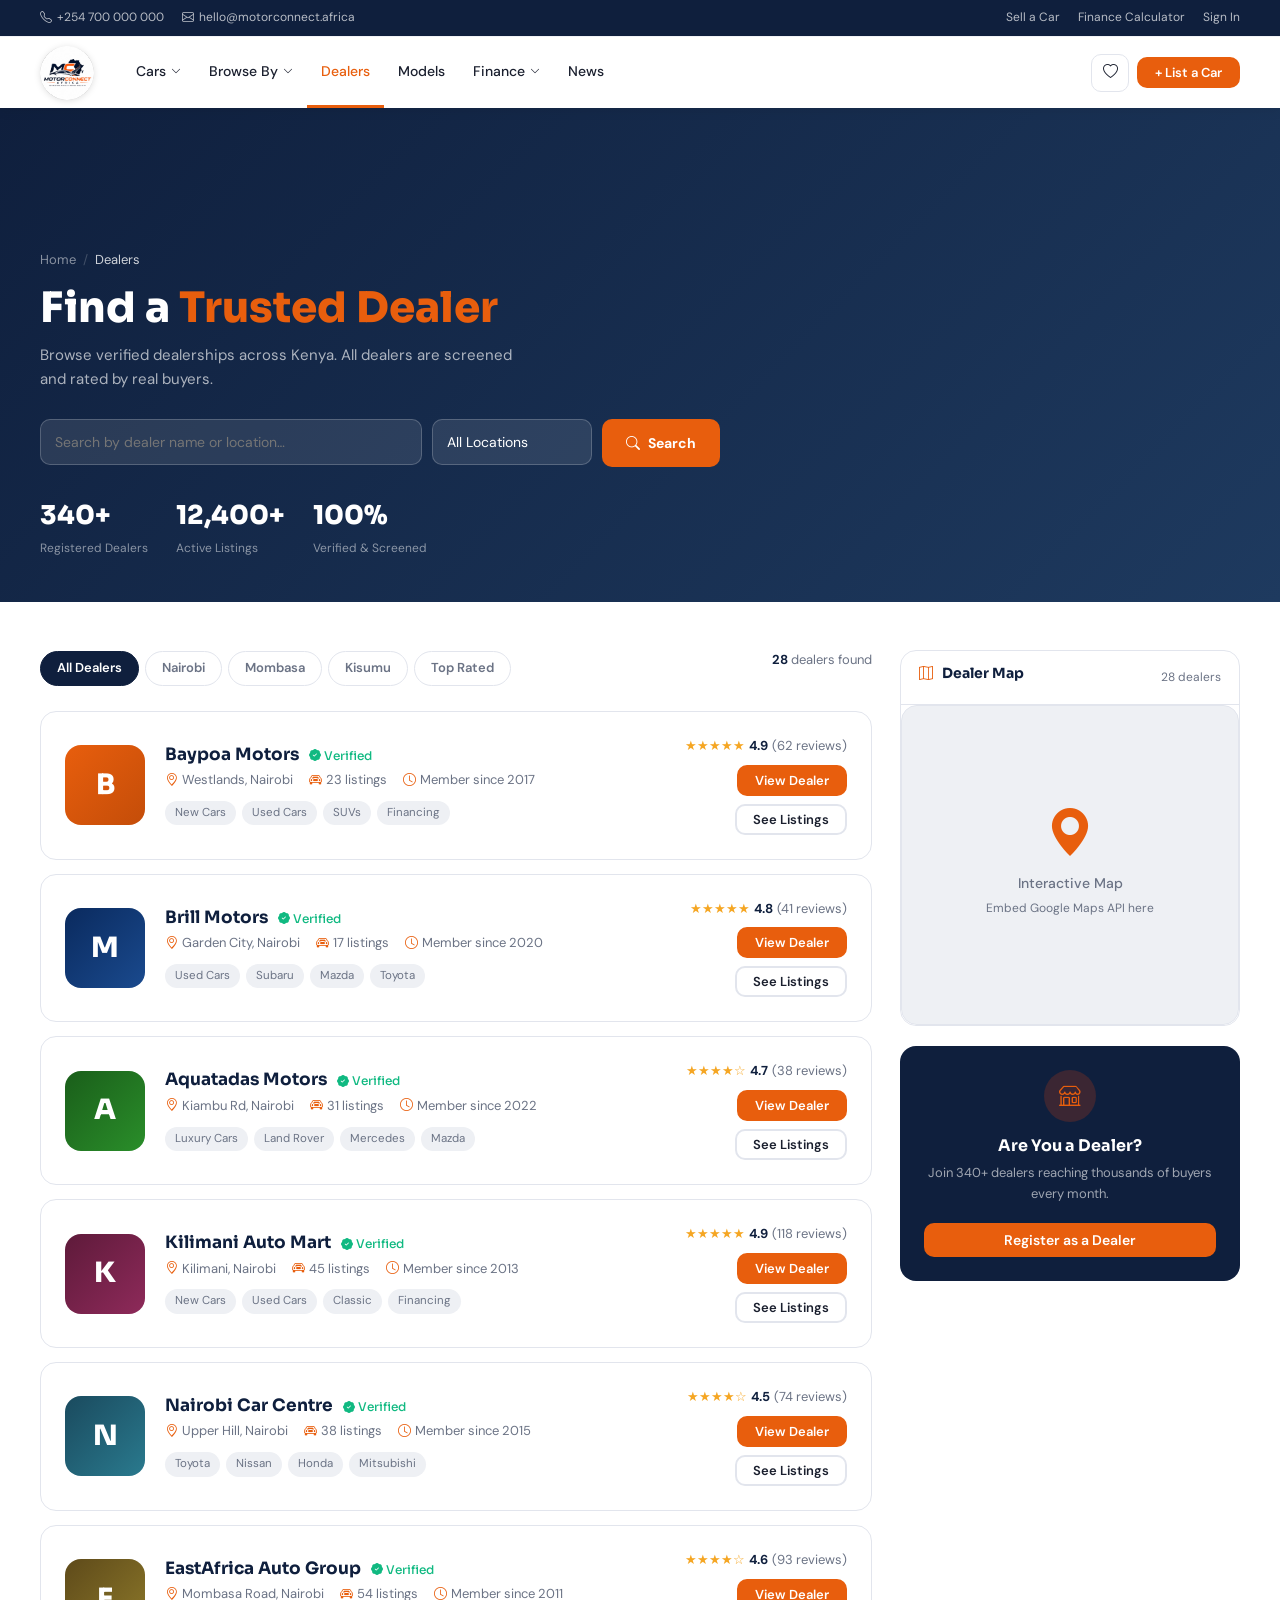
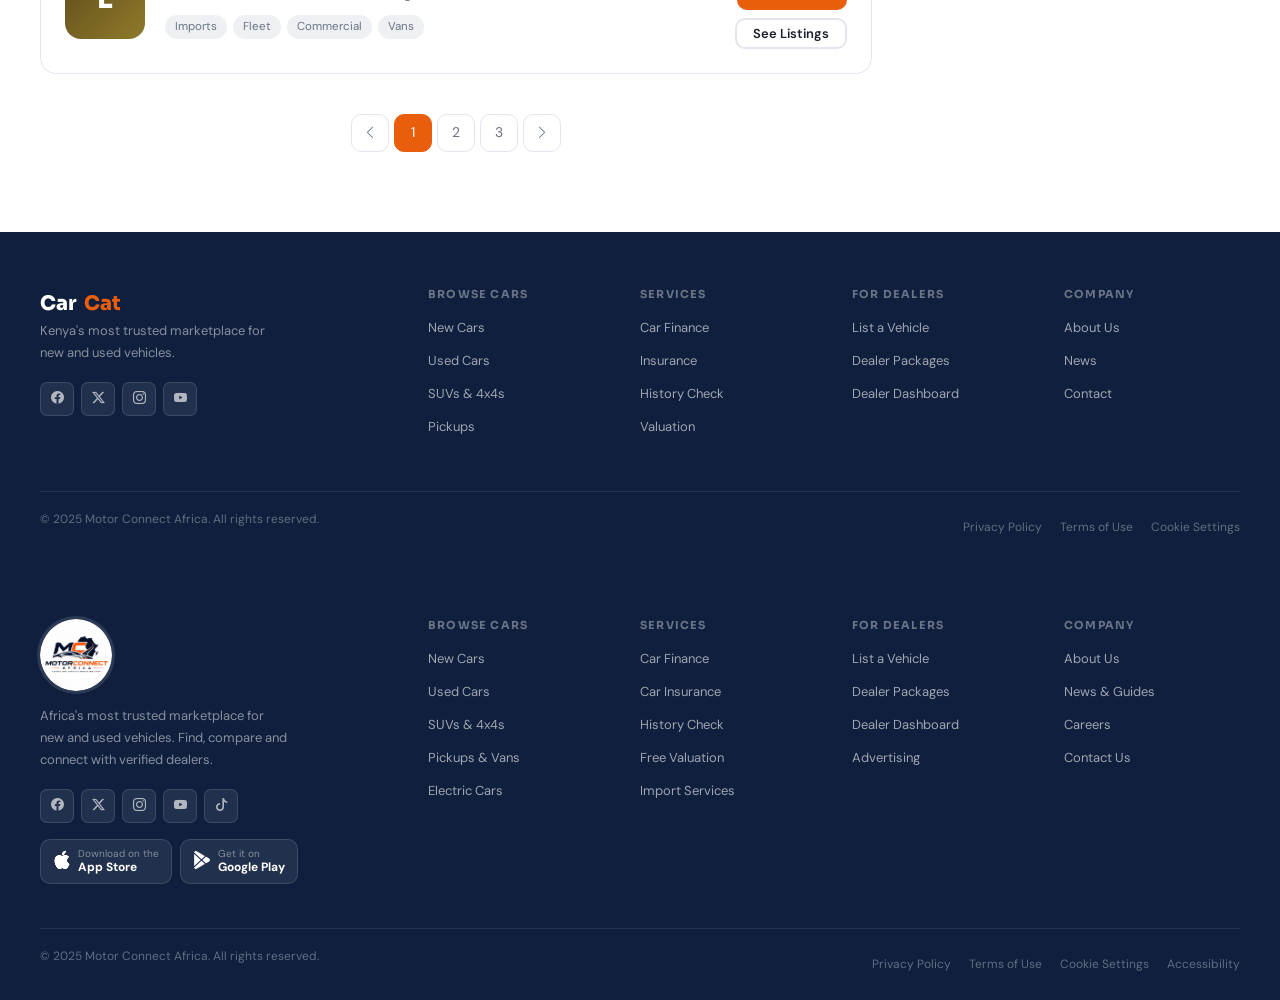
<file: pages/dealers.html>
<!DOCTYPE html>
<html lang="en">
<head>
  <meta charset="UTF-8" />
  <meta name="viewport" content="width=device-width, initial-scale=1.0" />
  <title>Dealers — Motor Connect Africa</title>
  <link rel="stylesheet" href="https://cdn.jsdelivr.net/npm/bootstrap@5.3.3/dist/css/bootstrap.min.css" />
  <link rel="stylesheet" href="https://cdn.jsdelivr.net/npm/bootstrap-icons@1.11.3/font/bootstrap-icons.min.css" />
  <link rel="stylesheet" href="../css/style.css" />
  <style>
    .dealer-list-card {
      background: var(--white);
      border: 1.5px solid var(--border);
      border-radius: var(--radius-lg);
      padding: 24px;
      display: grid;
      grid-template-columns: 80px 1fr auto;
      gap: 20px;
      align-items: center;
      transition: all var(--transition);
      cursor: pointer;
      margin-bottom: 14px;
    }
    .dealer-list-card:hover { border-color: var(--primary); box-shadow: var(--shadow-md); transform: translateY(-2px); }
    .dealer-list-logo { width: 80px; height: 80px; border-radius: var(--radius-lg); display: flex; align-items: center; justify-content: center; font-size: 28px; font-weight: 800; font-family: var(--font-display); color: white; flex-shrink: 0; }
    .dealer-list-info h3 { font-family: var(--font-display); font-size: 17px; font-weight: 700; color: var(--secondary); margin-bottom: 5px; }
    .dealer-list-meta { display: flex; gap: 16px; font-size: 13px; color: var(--text-muted); flex-wrap: wrap; margin-bottom: 10px; }
    .dealer-list-meta span { display: flex; align-items: center; gap: 4px; }
    .dealer-list-tags { display: flex; gap: 6px; flex-wrap: wrap; }
    .dealer-tag { font-size: 11.5px; padding: 3px 10px; border-radius: 20px; background: var(--surface-2); color: var(--text-muted); }
    .dealer-list-actions { display: flex; flex-direction: column; gap: 8px; align-items: flex-end; }
    .rating-stars { display: flex; align-items: center; gap: 4px; font-size: 13px; color: var(--text-muted); }
    .rating-stars .stars { color: #f5a623; }
    .map-embed { width: 100%; height: 320px; border-radius: var(--radius-lg); border: 1.5px solid var(--border); background: var(--surface-2); display: flex; align-items: center; justify-content: center; overflow: hidden; }
    .map-placeholder { text-align: center; color: var(--text-muted); }
    .map-placeholder i { font-size: 48px; color: var(--primary); margin-bottom: 12px; }
    @media (max-width: 640px) {
      .dealer-list-card { grid-template-columns: 60px 1fr; }
      .dealer-list-actions { display: none; }
    }
  </style>
</head>
<body>

<header class="site-header">
  <div class="top-bar">
    <div class="container">
      <div class="top-bar-left">
        <a href="#"><i class="bi bi-telephone"></i> +254 700 000 000</a>
        <a href="#"><i class="bi bi-envelope"></i> hello@motorconnect.africa</a>
      </div>
      <div class="top-bar-right">
        <a href="sell.html">Sell a Car</a>
        <a href="#">Finance Calculator</a>
        <a href="#">Sign In</a>
      </div>
    </div>
  </div>
  <nav class="main-nav">
    <div class="container">
      <div class="nav-logo">
        <a href="../index.html"><img src="../img/logo.png" alt="Motor Connect Africa"/></a>
      </div>
      <ul class="nav-links">
        <li class="nav-item-wrap">
          <a href="listing.html" class="nav-link-item ">Cars <i class="bi bi-chevron-down chev"></i></a>
          <div class="nav-drop">
            <a href="listing.html"><i class="bi bi-stars"></i> New Cars</a>
            <a href="listing.html"><i class="bi bi-car-front"></i> Used Cars</a>
            <a href="listing.html"><i class="bi bi-lightning-charge"></i> Electric Cars</a>
            <a href="listing.html"><i class="bi bi-truck"></i> SUVs &amp; 4x4s</a>
            <a href="listing.html"><i class="bi bi-truck-front"></i> Pickups</a>
          </div>
        </li>
        <li class="nav-item-wrap">
          <a href="#" class="nav-link-item">Browse By <i class="bi bi-chevron-down chev"></i></a>
          <div class="nav-mega">
            <a href="listing.html" class="mega-item"><i class="bi bi-tag"></i> Make</a>
            <a href="models.html" class="mega-item"><i class="bi bi-grid"></i> Model</a>
            <a href="listing.html" class="mega-item"><i class="bi bi-cash-coin"></i> Price Range</a>
            <a href="listing.html" class="mega-item"><i class="bi bi-geo-alt"></i> Location</a>
            <a href="listing.html" class="mega-item"><i class="bi bi-fuel-pump"></i> Fuel Type</a>
            <a href="listing.html" class="mega-item"><i class="bi bi-calendar3"></i> Year</a>
          </div>
        </li>
        <li class="nav-item-wrap"><a href="dealers.html" class="nav-link-item active">Dealers</a></li>
        <li class="nav-item-wrap"><a href="models.html" class="nav-link-item ">Models</a></li>
        <li class="nav-item-wrap">
          <a href="#" class="nav-link-item">Finance <i class="bi bi-chevron-down chev"></i></a>
          <div class="nav-drop">
            <a href="#"><i class="bi bi-calculator"></i> Finance Calculator</a>
            <a href="#"><i class="bi bi-bank"></i> Car Loans</a>
            <a href="#"><i class="bi bi-shield-check"></i> Insurance</a>
          </div>
        </li>
        <li class="nav-item-wrap"><a href="articles.html" class="nav-link-item ">News</a></li>
      </ul>
      <div class="nav-actions">
        <button class="nav-icon-btn" title="Saved"><i class="bi bi-heart"></i></button>
        <a href="sell.html" class="btn btn-primary btn-sm">+ List a Car</a>
        <button class="nav-hamburger" id="hamburger"><i class="bi bi-list"></i></button>
      </div>
    </div>
  </nav>
</header>
<div class="mobile-drawer" id="mobileDrawer">
  <div class="mob-nav-link mob-toggle">Cars <i class="bi bi-chevron-right mob-chev"></i></div>
  <div class="mob-sub">
    <a href="listing.html"><i class="bi bi-stars"></i> New Cars</a>
    <a href="listing.html"><i class="bi bi-car-front"></i> Used Cars</a>
    <a href="listing.html"><i class="bi bi-lightning-charge"></i> Electric</a>
    <a href="listing.html"><i class="bi bi-truck"></i> SUVs &amp; 4x4s</a>
  </div>
  <a href="listing.html" class="mob-nav-link">Browse Cars <i class="bi bi-chevron-right"></i></a>
  <a href="dealers.html" class="mob-nav-link">Dealers <i class="bi bi-chevron-right"></i></a>
  <a href="models.html" class="mob-nav-link">Models <i class="bi bi-chevron-right"></i></a>
  <div class="mob-nav-link mob-toggle">Finance <i class="bi bi-chevron-right mob-chev"></i></div>
  <div class="mob-sub">
    <a href="#"><i class="bi bi-calculator"></i> Finance Calculator</a>
    <a href="#"><i class="bi bi-bank"></i> Car Loans</a>
    <a href="#"><i class="bi bi-shield-check"></i> Insurance</a>
  </div>
  <a href="articles.html" class="mob-nav-link">News &amp; Guides <i class="bi bi-chevron-right"></i></a>
  <div class="mob-actions">
    <a href="sell.html" class="btn btn-primary">+ List a Car</a>
    <a href="#" class="btn btn-ghost">Sign In</a>
  </div>
</div>

<div class="page-top">
<div style="background:linear-gradient(135deg,var(--secondary) 0%,#1e3a5f 100%);padding:calc(var(--nav-h) + 34px + 36px) 0 44px;">
  <div class="container">
    <div class="listing-breadcrumb" style="margin-bottom:12px;">
      <a href="../index.html" style="color:rgba(255,255,255,.5);">Home</a>
      <span class="sep" style="color:rgba(255,255,255,.2);">/</span>
      <span style="color:rgba(255,255,255,.8);">Dealers</span>
    </div>
    <h1 style="font-family:var(--font-display);font-size:clamp(28px,5vw,42px);font-weight:800;color:white;margin-bottom:10px;">Find a <span style="color:var(--primary);">Trusted Dealer</span></h1>
    <p style="font-size:15px;color:rgba(255,255,255,.65);max-width:500px;margin-bottom:28px;">Browse verified dealerships across Kenya. All dealers are screened and rated by real buyers.</p>
    <!-- dealer search -->
    <div style="display:flex;gap:10px;flex-wrap:wrap;max-width:680px;">
      <input type="text" placeholder="Search by dealer name or location…" class="field-input" style="flex:1;min-width:200px;background:rgba(255,255,255,.1);border-color:rgba(255,255,255,.2);color:white;" />
      <select class="field-select" style="width:160px;background:rgba(255,255,255,.1);border-color:rgba(255,255,255,.2);color:white;">
        <option style="color:#000;">All Locations</option>
        <option style="color:#000;">Nairobi</option>
        <option style="color:#000;">Mombasa</option>
        <option style="color:#000;">Kisumu</option>
        <option style="color:#000;">Nakuru</option>
      </select>
      <button class="search-btn" style="height:48px;"><i class="bi bi-search"></i> Search</button>
    </div>
    <div style="display:flex;gap:28px;margin-top:28px;">
      <div><span style="font-family:var(--font-display);font-size:26px;font-weight:800;color:white;">340+</span><div style="font-size:12px;color:rgba(255,255,255,.5);margin-top:2px;">Registered Dealers</div></div>
      <div><span style="font-family:var(--font-display);font-size:26px;font-weight:800;color:white;">12,400+</span><div style="font-size:12px;color:rgba(255,255,255,.5);margin-top:2px;">Active Listings</div></div>
      <div><span style="font-family:var(--font-display);font-size:26px;font-weight:800;color:white;">100%</span><div style="font-size:12px;color:rgba(255,255,255,.5);margin-top:2px;">Verified &amp; Screened</div></div>
    </div>
  </div>
</div>

<!-- MAIN CONTENT -->
<div style="padding:48px 0 80px;">
  <div class="container">
    <div style="display:grid;grid-template-columns:1fr 340px;gap:28px;align-items:start;">

      <!-- DEALER LIST -->
      <div>
        <!-- Filter tabs -->
        <div style="display:flex;align-items:center;justify-content:space-between;margin-bottom:24px;flex-wrap:wrap;gap:12px;">
          <div class="listings-filter-tabs" style="margin-bottom:0;">
            <button class="filter-tab active">All Dealers</button>
            <button class="filter-tab">Nairobi</button>
            <button class="filter-tab">Mombasa</button>
            <button class="filter-tab">Kisumu</button>
            <button class="filter-tab">Top Rated</button>
          </div>
          <p style="font-size:13px;color:var(--text-muted);"><strong style="color:var(--secondary);">28</strong> dealers found</p>
        </div>

        <!-- Cards -->
        <div class="dealer-list-card" onclick="window.location='dealer-profile.html'">
          <div class="dealer-list-logo" style="background:linear-gradient(135deg,var(--primary),var(--primary-dark));">B</div>
          <div class="dealer-list-info">
            <h3>Baypoa Motors <span style="font-size:12px;font-weight:500;color:#10b981;margin-left:6px;"><i class="bi bi-patch-check-fill"></i> Verified</span></h3>
            <div class="dealer-list-meta">
              <span><i class="bi bi-geo-alt" style="color:var(--primary);"></i> Westlands, Nairobi</span>
              <span><i class="bi bi-car-front" style="color:var(--primary);"></i> 23 listings</span>
              <span><i class="bi bi-clock" style="color:var(--primary);"></i> Member since 2017</span>
            </div>
            <div class="dealer-list-tags">
              <span class="dealer-tag">New Cars</span>
              <span class="dealer-tag">Used Cars</span>
              <span class="dealer-tag">SUVs</span>
              <span class="dealer-tag">Financing</span>
            </div>
          </div>
          <div class="dealer-list-actions">
            <div class="rating-stars"><span class="stars">★★★★★</span> <strong style="color:var(--secondary);">4.9</strong> <span>(62 reviews)</span></div>
            <a href="dealer-profile.html" class="btn btn-primary btn-sm">View Dealer</a>
            <a href="listing.html" class="btn btn-ghost btn-sm">See Listings</a>
          </div>
        </div>

        <div class="dealer-list-card" onclick="window.location='dealer-profile.html'">
          <div class="dealer-list-logo" style="background:linear-gradient(135deg,#0a2a5e,#1a4a8e);">M</div>
          <div class="dealer-list-info">
            <h3>Brill Motors <span style="font-size:12px;font-weight:500;color:#10b981;margin-left:6px;"><i class="bi bi-patch-check-fill"></i> Verified</span></h3>
            <div class="dealer-list-meta">
              <span><i class="bi bi-geo-alt" style="color:var(--primary);"></i> Garden City, Nairobi</span>
              <span><i class="bi bi-car-front" style="color:var(--primary);"></i> 17 listings</span>
              <span><i class="bi bi-clock" style="color:var(--primary);"></i> Member since 2020</span>
            </div>
            <div class="dealer-list-tags">
              <span class="dealer-tag">Used Cars</span>
              <span class="dealer-tag">Subaru</span>
              <span class="dealer-tag">Mazda</span>
              <span class="dealer-tag">Toyota</span>
            </div>
          </div>
          <div class="dealer-list-actions">
            <div class="rating-stars"><span class="stars">★★★★★</span> <strong style="color:var(--secondary);">4.8</strong> <span>(41 reviews)</span></div>
            <a href="dealer-profile.html" class="btn btn-primary btn-sm">View Dealer</a>
            <a href="listing.html" class="btn btn-ghost btn-sm">See Listings</a>
          </div>
        </div>

        <div class="dealer-list-card" onclick="window.location='dealer-profile.html'">
          <div class="dealer-list-logo" style="background:linear-gradient(135deg,#1a5e1a,#2a8e2a);">A</div>
          <div class="dealer-list-info">
            <h3>Aquatadas Motors <span style="font-size:12px;font-weight:500;color:#10b981;margin-left:6px;"><i class="bi bi-patch-check-fill"></i> Verified</span></h3>
            <div class="dealer-list-meta">
              <span><i class="bi bi-geo-alt" style="color:var(--primary);"></i> Kiambu Rd, Nairobi</span>
              <span><i class="bi bi-car-front" style="color:var(--primary);"></i> 31 listings</span>
              <span><i class="bi bi-clock" style="color:var(--primary);"></i> Member since 2022</span>
            </div>
            <div class="dealer-list-tags">
              <span class="dealer-tag">Luxury Cars</span>
              <span class="dealer-tag">Land Rover</span>
              <span class="dealer-tag">Mercedes</span>
              <span class="dealer-tag">Mazda</span>
            </div>
          </div>
          <div class="dealer-list-actions">
            <div class="rating-stars"><span class="stars">★★★★☆</span> <strong style="color:var(--secondary);">4.7</strong> <span>(38 reviews)</span></div>
            <a href="dealer-profile.html" class="btn btn-primary btn-sm">View Dealer</a>
            <a href="listing.html" class="btn btn-ghost btn-sm">See Listings</a>
          </div>
        </div>

        <div class="dealer-list-card" onclick="window.location='dealer-profile.html'">
          <div class="dealer-list-logo" style="background:linear-gradient(135deg,#5e1a3a,#8e2a5a);">K</div>
          <div class="dealer-list-info">
            <h3>Kilimani Auto Mart <span style="font-size:12px;font-weight:500;color:#10b981;margin-left:6px;"><i class="bi bi-patch-check-fill"></i> Verified</span></h3>
            <div class="dealer-list-meta">
              <span><i class="bi bi-geo-alt" style="color:var(--primary);"></i> Kilimani, Nairobi</span>
              <span><i class="bi bi-car-front" style="color:var(--primary);"></i> 45 listings</span>
              <span><i class="bi bi-clock" style="color:var(--primary);"></i> Member since 2013</span>
            </div>
            <div class="dealer-list-tags">
              <span class="dealer-tag">New Cars</span>
              <span class="dealer-tag">Used Cars</span>
              <span class="dealer-tag">Classic</span>
              <span class="dealer-tag">Financing</span>
            </div>
          </div>
          <div class="dealer-list-actions">
            <div class="rating-stars"><span class="stars">★★★★★</span> <strong style="color:var(--secondary);">4.9</strong> <span>(118 reviews)</span></div>
            <a href="dealer-profile.html" class="btn btn-primary btn-sm">View Dealer</a>
            <a href="listing.html" class="btn btn-ghost btn-sm">See Listings</a>
          </div>
        </div>

        <div class="dealer-list-card" onclick="window.location='dealer-profile.html'">
          <div class="dealer-list-logo" style="background:linear-gradient(135deg,#1a4a5e,#2a7a8e);">N</div>
          <div class="dealer-list-info">
            <h3>Nairobi Car Centre <span style="font-size:12px;font-weight:500;color:#10b981;margin-left:6px;"><i class="bi bi-patch-check-fill"></i> Verified</span></h3>
            <div class="dealer-list-meta">
              <span><i class="bi bi-geo-alt" style="color:var(--primary);"></i> Upper Hill, Nairobi</span>
              <span><i class="bi bi-car-front" style="color:var(--primary);"></i> 38 listings</span>
              <span><i class="bi bi-clock" style="color:var(--primary);"></i> Member since 2015</span>
            </div>
            <div class="dealer-list-tags">
              <span class="dealer-tag">Toyota</span>
              <span class="dealer-tag">Nissan</span>
              <span class="dealer-tag">Honda</span>
              <span class="dealer-tag">Mitsubishi</span>
            </div>
          </div>
          <div class="dealer-list-actions">
            <div class="rating-stars"><span class="stars">★★★★☆</span> <strong style="color:var(--secondary);">4.5</strong> <span>(74 reviews)</span></div>
            <a href="dealer-profile.html" class="btn btn-primary btn-sm">View Dealer</a>
            <a href="listing.html" class="btn btn-ghost btn-sm">See Listings</a>
          </div>
        </div>

        <div class="dealer-list-card" onclick="window.location='dealer-profile.html'">
          <div class="dealer-list-logo" style="background:linear-gradient(135deg,#5e4a1a,#8e7a2a);">E</div>
          <div class="dealer-list-info">
            <h3>EastAfrica Auto Group <span style="font-size:12px;font-weight:500;color:#10b981;margin-left:6px;"><i class="bi bi-patch-check-fill"></i> Verified</span></h3>
            <div class="dealer-list-meta">
              <span><i class="bi bi-geo-alt" style="color:var(--primary);"></i> Mombasa Road, Nairobi</span>
              <span><i class="bi bi-car-front" style="color:var(--primary);"></i> 54 listings</span>
              <span><i class="bi bi-clock" style="color:var(--primary);"></i> Member since 2011</span>
            </div>
            <div class="dealer-list-tags">
              <span class="dealer-tag">Imports</span>
              <span class="dealer-tag">Fleet</span>
              <span class="dealer-tag">Commercial</span>
              <span class="dealer-tag">Vans</span>
            </div>
          </div>
          <div class="dealer-list-actions">
            <div class="rating-stars"><span class="stars">★★★★☆</span> <strong style="color:var(--secondary);">4.6</strong> <span>(93 reviews)</span></div>
            <a href="dealer-profile.html" class="btn btn-primary btn-sm">View Dealer</a>
            <a href="listing.html" class="btn btn-ghost btn-sm">See Listings</a>
          </div>
        </div>

        <div class="pagination">
          <button class="page-btn"><i class="bi bi-chevron-left"></i></button>
          <button class="page-btn active">1</button>
          <button class="page-btn">2</button>
          <button class="page-btn">3</button>
          <button class="page-btn"><i class="bi bi-chevron-right"></i></button>
        </div>
      </div>

      <!-- SIDEBAR -->
      <div style="position:sticky;top:calc(var(--nav-h) + 34px + 20px);">
        <!-- Map placeholder -->
        <div style="background:var(--white);border:1.5px solid var(--border);border-radius:var(--radius-lg);overflow:hidden;margin-bottom:20px;">
          <div style="padding:14px 18px;border-bottom:1px solid var(--border);display:flex;align-items:center;justify-content:space-between;">
            <h4 style="font-family:var(--font-display);font-size:14px;font-weight:700;color:var(--secondary);"><i class="bi bi-map" style="color:var(--primary);margin-right:6px;"></i> Dealer Map</h4>
            <span style="font-size:12px;color:var(--text-muted);">28 dealers</span>
          </div>
          <div class="map-embed">
            <div class="map-placeholder">
              <i class="bi bi-geo-alt-fill"></i>
              <p style="font-size:14px;font-weight:500;margin-bottom:4px;">Interactive Map</p>
              <p style="font-size:12px;">Embed Google Maps API here</p>
            </div>
          </div>
        </div>

        <!-- Become a dealer CTA -->
        <div style="background:var(--secondary);border-radius:var(--radius-lg);padding:24px;text-align:center;">
          <div style="width:52px;height:52px;border-radius:50%;background:rgba(232,65,10,.2);display:flex;align-items:center;justify-content:center;margin:0 auto 14px;"><i class="bi bi-shop" style="color:var(--primary);font-size:22px;"></i></div>
          <h4 style="font-family:var(--font-display);font-size:16px;font-weight:700;color:white;margin-bottom:8px;">Are You a Dealer?</h4>
          <p style="font-size:13px;color:rgba(255,255,255,.6);margin-bottom:18px;">Join 340+ dealers reaching thousands of buyers every month.</p>
          <a href="sell.html" class="btn btn-primary w-100" style="justify-content:center;border:none;">Register as a Dealer</a>
        </div>
      </div>

    </div>
  </div>
</div>

<!-- FOOTER -->
<footer class="site-footer">
  <div class="container">
    <div class="footer-grid">
      <div class="footer-brand">
        <a href="../index.html" style="font-family:var(--font-display);font-size:20px;font-weight:800;color:white;display:flex;align-items:center;gap:8px;">
          
          Car<span style="color:var(--primary)">Cat</span>
        </a>
        <p>Kenya's most trusted marketplace for new and used vehicles.</p>
        <div class="footer-socials">
          <a class="social-btn" href="#"><i class="bi bi-facebook"></i></a>
          <a class="social-btn" href="#"><i class="bi bi-twitter-x"></i></a>
          <a class="social-btn" href="#"><i class="bi bi-instagram"></i></a>
          <a class="social-btn" href="#"><i class="bi bi-youtube"></i></a>
        </div>
      </div>
      <div class="footer-col"><h5>Browse Cars</h5><ul><li><a href="listing.html">New Cars</a></li><li><a href="listing.html">Used Cars</a></li><li><a href="listing.html">SUVs &amp; 4x4s</a></li><li><a href="listing.html">Pickups</a></li></ul></div>
      <div class="footer-col"><h5>Services</h5><ul><li><a href="#">Car Finance</a></li><li><a href="#">Insurance</a></li><li><a href="#">History Check</a></li><li><a href="#">Valuation</a></li></ul></div>
      <div class="footer-col"><h5>For Dealers</h5><ul><li><a href="sell.html">List a Vehicle</a></li><li><a href="#">Dealer Packages</a></li><li><a href="#">Dealer Dashboard</a></li></ul></div>
      <div class="footer-col"><h5>Company</h5><ul><li><a href="#">About Us</a></li><li><a href="articles.html">News</a></li><li><a href="#">Contact</a></li></ul></div>
    </div>
    <div class="footer-bottom">
      <p>© 2025 Motor Connect Africa. All rights reserved.</p>
      <div class="footer-bottom-links"><a href="#">Privacy Policy</a><a href="#">Terms of Use</a><a href="#">Cookie Settings</a></div>
    </div>
  </div>

<footer class="site-footer">
  <div class="container">
    <div class="footer-grid">
      <div class="footer-brand">
        <div class="footer-logo"><img src="../img/logo.png" alt="Motor Connect Africa"/></div>
        <p>Africa's most trusted marketplace for new and used vehicles. Find, compare and connect with verified dealers.</p>
        <div class="footer-socials">
          <a class="social-btn" href="#"><i class="bi bi-facebook"></i></a>
          <a class="social-btn" href="#"><i class="bi bi-twitter-x"></i></a>
          <a class="social-btn" href="#"><i class="bi bi-instagram"></i></a>
          <a class="social-btn" href="#"><i class="bi bi-youtube"></i></a>
          <a class="social-btn" href="#"><i class="bi bi-tiktok"></i></a>
        </div>
        <div class="footer-app">
          <div class="app-badge"><i class="bi bi-apple"></i><div class="app-badge-text">Download on the<strong>App Store</strong></div></div>
          <div class="app-badge"><i class="bi bi-google-play"></i><div class="app-badge-text">Get it on<strong>Google Play</strong></div></div>
        </div>
      </div>
      <div class="footer-col"><h5>Browse Cars</h5><ul><li><a href="listing.html">New Cars</a></li><li><a href="listing.html">Used Cars</a></li><li><a href="listing.html">SUVs &amp; 4x4s</a></li><li><a href="listing.html">Pickups &amp; Vans</a></li><li><a href="listing.html">Electric Cars</a></li></ul></div>
      <div class="footer-col"><h5>Services</h5><ul><li><a href="#">Car Finance</a></li><li><a href="#">Car Insurance</a></li><li><a href="#">History Check</a></li><li><a href="#">Free Valuation</a></li><li><a href="#">Import Services</a></li></ul></div>
      <div class="footer-col"><h5>For Dealers</h5><ul><li><a href="sell.html">List a Vehicle</a></li><li><a href="#">Dealer Packages</a></li><li><a href="#">Dealer Dashboard</a></li><li><a href="#">Advertising</a></li></ul></div>
      <div class="footer-col"><h5>Company</h5><ul><li><a href="#">About Us</a></li><li><a href="articles.html">News &amp; Guides</a></li><li><a href="#">Careers</a></li><li><a href="#">Contact Us</a></li></ul></div>
    </div>
    <div class="footer-bottom">
      <p>© 2025 Motor Connect Africa. All rights reserved.</p>
      <div class="footer-bottom-links"><a href="#">Privacy Policy</a><a href="#">Terms of Use</a><a href="#">Cookie Settings</a><a href="#">Accessibility</a></div>
    </div>
  </div>
</footer>
</div>

<script src="https://cdn.jsdelivr.net/npm/bootstrap@5.3.3/dist/js/bootstrap.bundle.min.js"></script>
<script src="../js/main.js"></script>
</body>
</html>
</file>
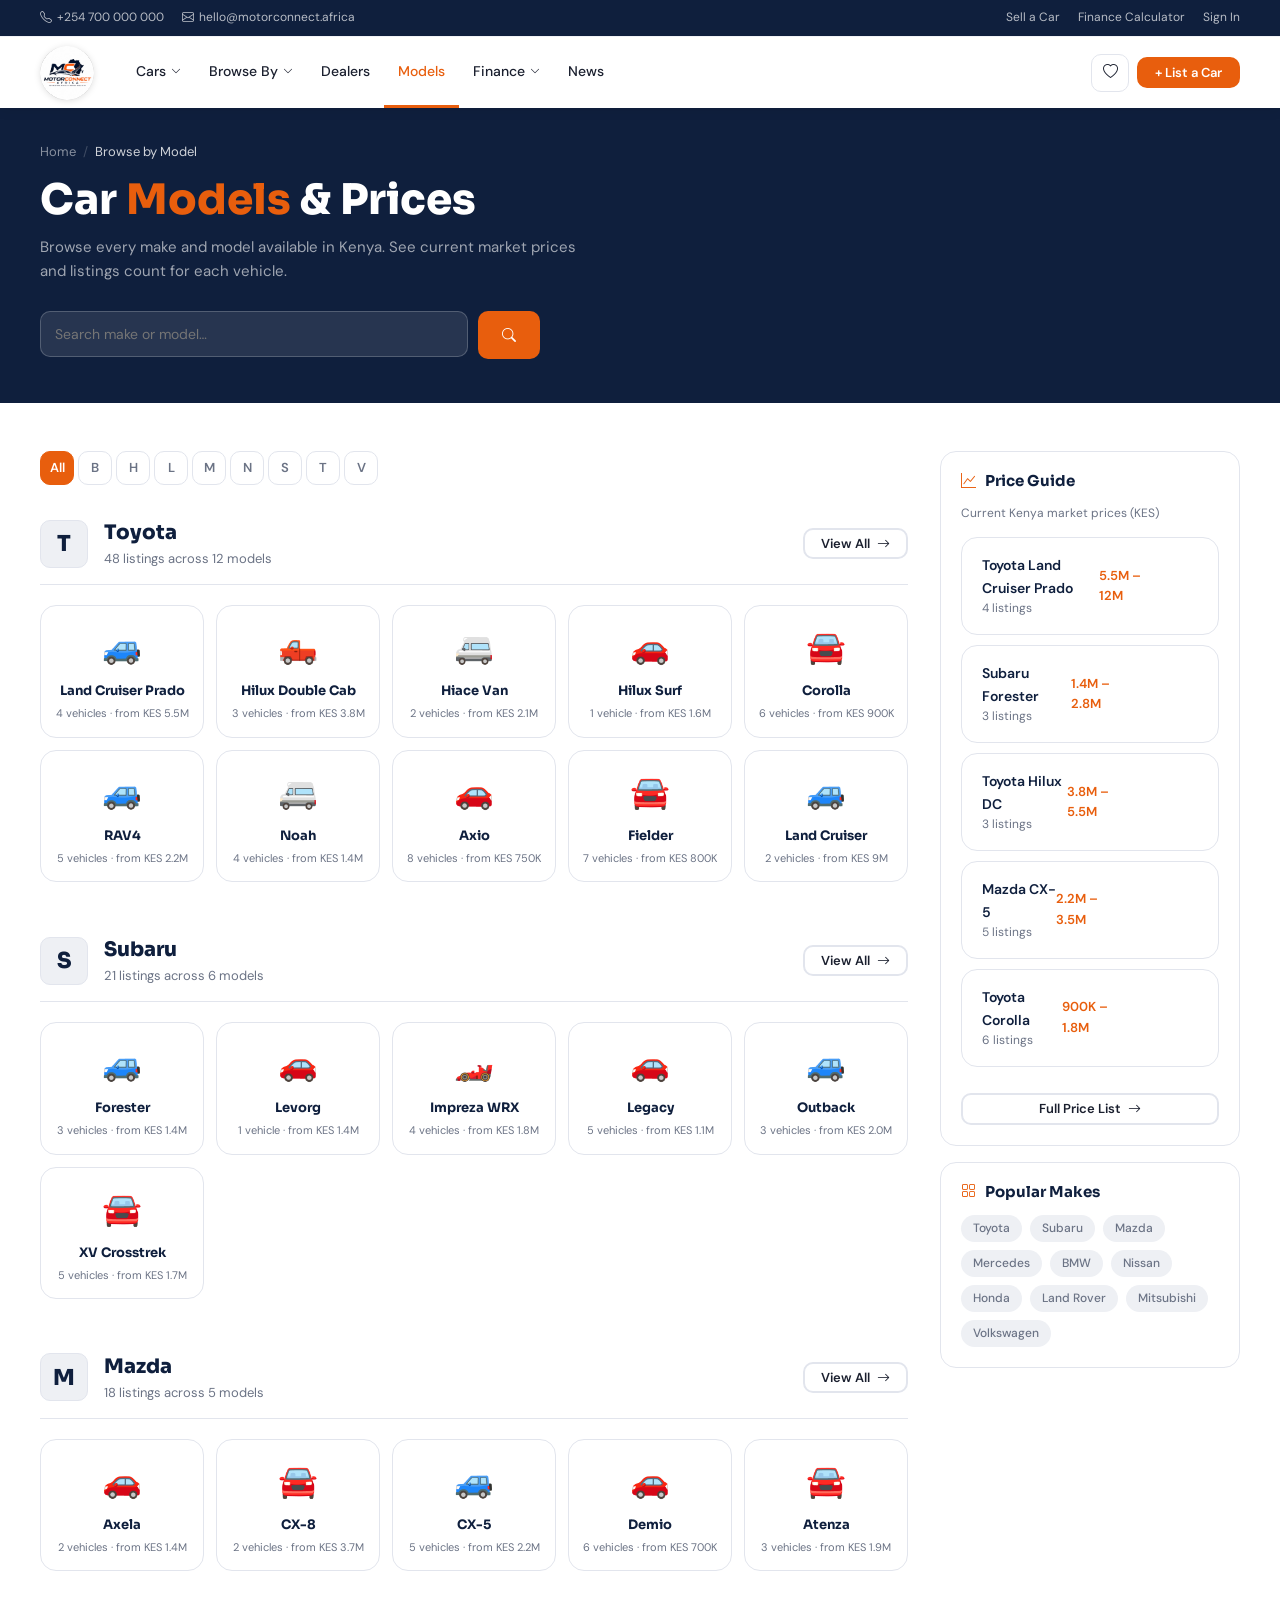
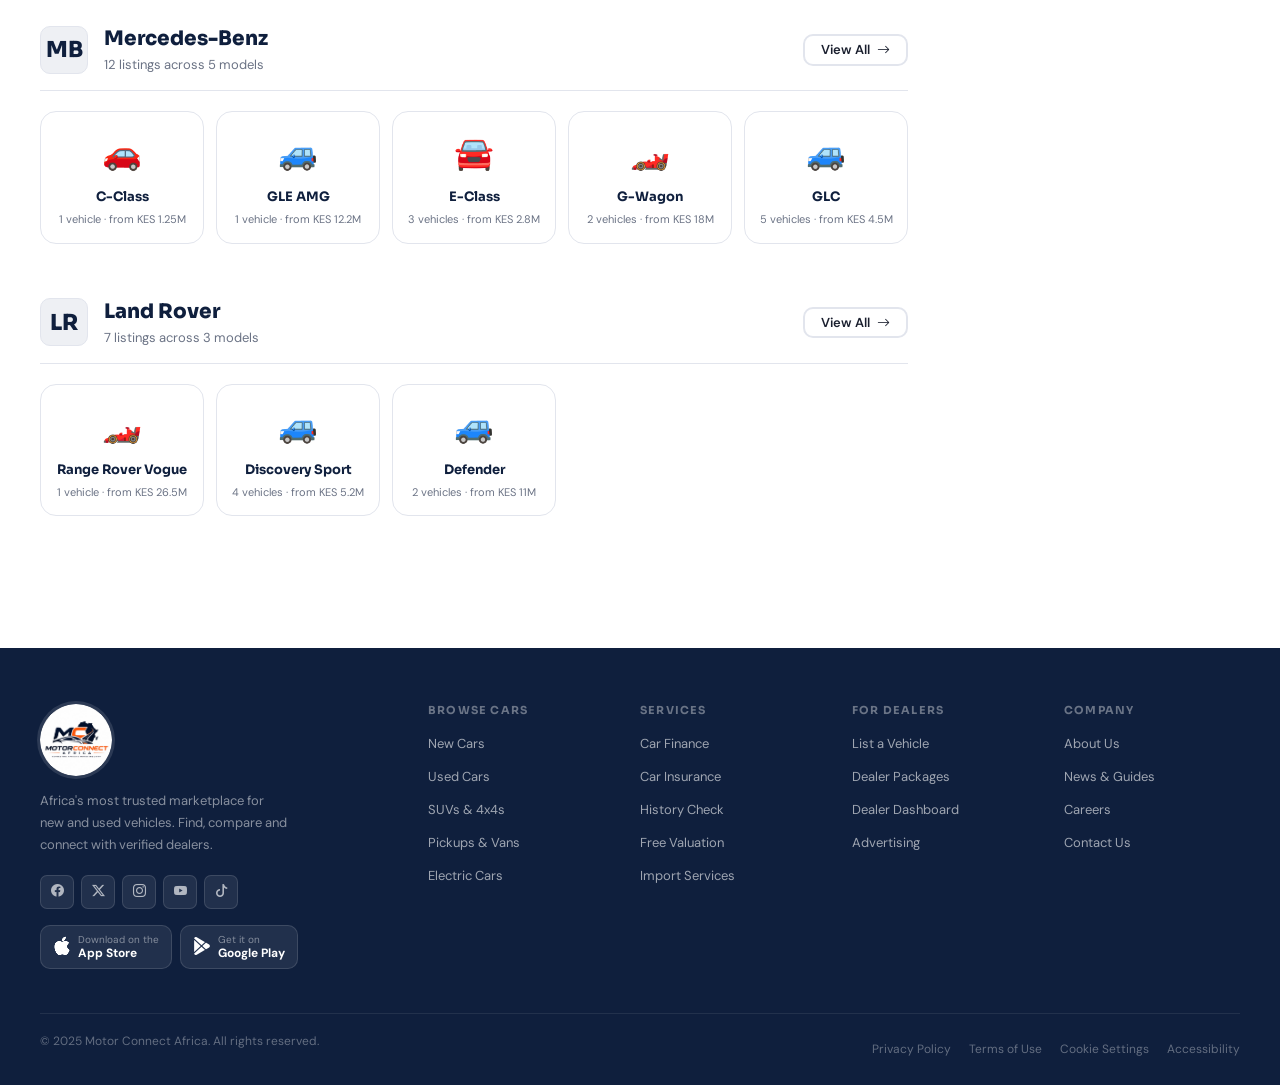
<file: pages/models.html>
<!DOCTYPE html>
<html lang="en">
<head>
  <meta charset="UTF-8" />
  <meta name="viewport" content="width=device-width, initial-scale=1.0" />
  <title>Models — Motor Connect Africa</title>
  <link rel="stylesheet" href="https://cdn.jsdelivr.net/npm/bootstrap@5.3.3/dist/css/bootstrap.min.css" />
  <link rel="stylesheet" href="https://cdn.jsdelivr.net/npm/bootstrap-icons@1.11.3/font/bootstrap-icons.min.css" />
  <link rel="stylesheet" href="../css/style.css" />
  <style>
    .make-section { margin-bottom: 52px; }
    .make-header { display: flex; align-items: center; gap: 16px; margin-bottom: 20px; padding-bottom: 14px; border-bottom: 1.5px solid var(--border); }
    .make-logo { width: 48px; height: 48px; border-radius: var(--radius); background: var(--surface-2); display: flex; align-items: center; justify-content: center; font-size: 22px; font-weight: 800; font-family: var(--font-display); color: var(--secondary); border: 1.5px solid var(--border); }
    .make-name { font-family: var(--font-display); font-size: 20px; font-weight: 800; color: var(--secondary); }
    .make-count { font-size: 13px; color: var(--text-muted); }
    .model-grid-dense { display: grid; grid-template-columns: repeat(5, 1fr); gap: 12px; }
    .model-card-dense { background: var(--white); border: 1.5px solid var(--border); border-radius: var(--radius-lg); padding: 16px 12px 14px; text-align: center; cursor: pointer; transition: all var(--transition); }
    .model-card-dense:hover { border-color: var(--primary); background: rgba(232,65,10,.03); transform: translateY(-2px); box-shadow: var(--shadow-sm); }
    .model-card-dense .emoji { font-size: 32px; margin-bottom: 8px; display: block; }
    .model-card-dense .name { font-family: var(--font-display); font-size: 13px; font-weight: 700; color: var(--secondary); margin-bottom: 3px; }
    .model-card-dense .count { font-size: 11px; color: var(--text-muted); }
    .alpha-nav { display: flex; flex-wrap: wrap; gap: 4px; margin-bottom: 32px; }
    .alpha-btn { width: 34px; height: 34px; border-radius: var(--radius); border: 1.5px solid var(--border); background: transparent; font-size: 13px; font-weight: 600; color: var(--text-muted); cursor: pointer; transition: all var(--transition); font-family: var(--font-body); display: flex; align-items: center; justify-content: center; }
    .alpha-btn:hover, .alpha-btn.active { background: var(--primary); border-color: var(--primary); color: white; }
    .price-guide-card { background: var(--white); border: 1.5px solid var(--border); border-radius: var(--radius-lg); padding: 16px 20px; display: flex; align-items: center; justify-content: space-between; margin-bottom: 10px; transition: all var(--transition); cursor: pointer; }
    .price-guide-card:hover { border-color: var(--primary); box-shadow: var(--shadow-sm); }
    .price-guide-card .model-n { font-size: 14px; font-weight: 600; color: var(--secondary); }
    .price-guide-card .price-range { font-size: 13px; color: var(--primary); font-weight: 600; }
    .price-guide-card .listings-c { font-size: 12px; color: var(--text-muted); }
    @media (max-width: 900px) { .model-grid-dense { grid-template-columns: repeat(3, 1fr); } }
    @media (max-width: 640px) { .model-grid-dense { grid-template-columns: repeat(2, 1fr); } }
  </style>
</head>
<body>

<header class="site-header">
  <div class="top-bar">
    <div class="container">
      <div class="top-bar-left">
        <a href="#"><i class="bi bi-telephone"></i> +254 700 000 000</a>
        <a href="#"><i class="bi bi-envelope"></i> hello@motorconnect.africa</a>
      </div>
      <div class="top-bar-right">
        <a href="sell.html">Sell a Car</a>
        <a href="#">Finance Calculator</a>
        <a href="#">Sign In</a>
      </div>
    </div>
  </div>
  <nav class="main-nav">
    <div class="container">
      <div class="nav-logo">
        <a href="../index.html"><img src="../img/logo.png" alt="Motor Connect Africa"/></a>
      </div>
      <ul class="nav-links">
        <li class="nav-item-wrap">
          <a href="listing.html" class="nav-link-item ">Cars <i class="bi bi-chevron-down chev"></i></a>
          <div class="nav-drop">
            <a href="listing.html"><i class="bi bi-stars"></i> New Cars</a>
            <a href="listing.html"><i class="bi bi-car-front"></i> Used Cars</a>
            <a href="listing.html"><i class="bi bi-lightning-charge"></i> Electric Cars</a>
            <a href="listing.html"><i class="bi bi-truck"></i> SUVs &amp; 4x4s</a>
            <a href="listing.html"><i class="bi bi-truck-front"></i> Pickups</a>
          </div>
        </li>
        <li class="nav-item-wrap">
          <a href="#" class="nav-link-item">Browse By <i class="bi bi-chevron-down chev"></i></a>
          <div class="nav-mega">
            <a href="listing.html" class="mega-item"><i class="bi bi-tag"></i> Make</a>
            <a href="models.html" class="mega-item"><i class="bi bi-grid"></i> Model</a>
            <a href="listing.html" class="mega-item"><i class="bi bi-cash-coin"></i> Price Range</a>
            <a href="listing.html" class="mega-item"><i class="bi bi-geo-alt"></i> Location</a>
            <a href="listing.html" class="mega-item"><i class="bi bi-fuel-pump"></i> Fuel Type</a>
            <a href="listing.html" class="mega-item"><i class="bi bi-calendar3"></i> Year</a>
          </div>
        </li>
        <li class="nav-item-wrap"><a href="dealers.html" class="nav-link-item ">Dealers</a></li>
        <li class="nav-item-wrap"><a href="models.html" class="nav-link-item active">Models</a></li>
        <li class="nav-item-wrap">
          <a href="#" class="nav-link-item">Finance <i class="bi bi-chevron-down chev"></i></a>
          <div class="nav-drop">
            <a href="#"><i class="bi bi-calculator"></i> Finance Calculator</a>
            <a href="#"><i class="bi bi-bank"></i> Car Loans</a>
            <a href="#"><i class="bi bi-shield-check"></i> Insurance</a>
          </div>
        </li>
        <li class="nav-item-wrap"><a href="articles.html" class="nav-link-item ">News</a></li>
      </ul>
      <div class="nav-actions">
        <button class="nav-icon-btn" title="Saved"><i class="bi bi-heart"></i></button>
        <a href="sell.html" class="btn btn-primary btn-sm">+ List a Car</a>
        <button class="nav-hamburger" id="hamburger"><i class="bi bi-list"></i></button>
      </div>
    </div>
  </nav>
</header>
<div class="mobile-drawer" id="mobileDrawer">
  <div class="mob-nav-link mob-toggle">Cars <i class="bi bi-chevron-right mob-chev"></i></div>
  <div class="mob-sub">
    <a href="listing.html"><i class="bi bi-stars"></i> New Cars</a>
    <a href="listing.html"><i class="bi bi-car-front"></i> Used Cars</a>
    <a href="listing.html"><i class="bi bi-lightning-charge"></i> Electric</a>
    <a href="listing.html"><i class="bi bi-truck"></i> SUVs &amp; 4x4s</a>
  </div>
  <a href="listing.html" class="mob-nav-link">Browse Cars <i class="bi bi-chevron-right"></i></a>
  <a href="dealers.html" class="mob-nav-link">Dealers <i class="bi bi-chevron-right"></i></a>
  <a href="models.html" class="mob-nav-link">Models <i class="bi bi-chevron-right"></i></a>
  <div class="mob-nav-link mob-toggle">Finance <i class="bi bi-chevron-right mob-chev"></i></div>
  <div class="mob-sub">
    <a href="#"><i class="bi bi-calculator"></i> Finance Calculator</a>
    <a href="#"><i class="bi bi-bank"></i> Car Loans</a>
    <a href="#"><i class="bi bi-shield-check"></i> Insurance</a>
  </div>
  <a href="articles.html" class="mob-nav-link">News &amp; Guides <i class="bi bi-chevron-right"></i></a>
  <div class="mob-actions">
    <a href="sell.html" class="btn btn-primary">+ List a Car</a>
    <a href="#" class="btn btn-ghost">Sign In</a>
  </div>
</div>

<div style="background:var(--secondary);padding:calc(var(--nav-h) + 34px + 36px) 0 44px;">
  <div class="container">
    <div class="listing-breadcrumb" style="margin-bottom:12px;">
      <a href="../index.html" style="color:rgba(255,255,255,.5);">Home</a>
      <span class="sep" style="color:rgba(255,255,255,.2);">/</span>
      <span style="color:rgba(255,255,255,.8);">Browse by Model</span>
    </div>
    <h1 style="font-family:var(--font-display);font-size:clamp(28px,5vw,42px);font-weight:800;color:white;margin-bottom:10px;">Car <span style="color:var(--primary);">Models</span> &amp; Prices</h1>
    <p style="font-size:15px;color:rgba(255,255,255,.6);max-width:540px;margin-bottom:28px;">Browse every make and model available in Kenya. See current market prices and listings count for each vehicle.</p>
    <div style="display:flex;gap:10px;max-width:500px;">
      <input type="text" placeholder="Search make or model…" class="field-input" style="flex:1;background:rgba(255,255,255,.1);border-color:rgba(255,255,255,.2);color:white;" />
      <button class="search-btn" style="height:48px;"><i class="bi bi-search"></i></button>
    </div>
  </div>
</div>

<div style="padding:48px 0 80px;">
  <div class="container">
    <div style="display:grid;grid-template-columns:1fr 300px;gap:32px;align-items:start;">

      <!-- MODEL SECTIONS -->
      <div>
        <!-- Alpha nav -->
        <div class="alpha-nav">
          <button class="alpha-btn active" onclick="filterAlpha('all',this)">All</button>
          <button class="alpha-btn" onclick="filterAlpha('B',this)">B</button>
          <button class="alpha-btn" onclick="filterAlpha('H',this)">H</button>
          <button class="alpha-btn" onclick="filterAlpha('L',this)">L</button>
          <button class="alpha-btn" onclick="filterAlpha('M',this)">M</button>
          <button class="alpha-btn" onclick="filterAlpha('N',this)">N</button>
          <button class="alpha-btn" onclick="filterAlpha('S',this)">S</button>
          <button class="alpha-btn" onclick="filterAlpha('T',this)">T</button>
          <button class="alpha-btn" onclick="filterAlpha('V',this)">V</button>
        </div>

        <!-- TOYOTA -->
        <div class="make-section" data-make="T">
          <div class="make-header">
            <div class="make-logo">T</div>
            <div>
              <div class="make-name">Toyota</div>
              <div class="make-count">48 listings across 12 models</div>
            </div>
            <a href="listing.html" class="btn btn-ghost btn-sm ms-auto">View All <i class="bi bi-arrow-right"></i></a>
          </div>
          <div class="model-grid-dense">
            <a href="listing.html" class="model-card-dense"><span class="emoji">🚙</span><div class="name">Land Cruiser Prado</div><div class="count">4 vehicles · from KES 5.5M</div></a>
            <a href="listing.html" class="model-card-dense"><span class="emoji">🛻</span><div class="name">Hilux Double Cab</div><div class="count">3 vehicles · from KES 3.8M</div></a>
            <a href="listing.html" class="model-card-dense"><span class="emoji">🚐</span><div class="name">Hiace Van</div><div class="count">2 vehicles · from KES 2.1M</div></a>
            <a href="listing.html" class="model-card-dense"><span class="emoji">🚗</span><div class="name">Hilux Surf</div><div class="count">1 vehicle · from KES 1.6M</div></a>
            <a href="listing.html" class="model-card-dense"><span class="emoji">🚘</span><div class="name">Corolla</div><div class="count">6 vehicles · from KES 900K</div></a>
            <a href="listing.html" class="model-card-dense"><span class="emoji">🚙</span><div class="name">RAV4</div><div class="count">5 vehicles · from KES 2.2M</div></a>
            <a href="listing.html" class="model-card-dense"><span class="emoji">🚐</span><div class="name">Noah</div><div class="count">4 vehicles · from KES 1.4M</div></a>
            <a href="listing.html" class="model-card-dense"><span class="emoji">🚗</span><div class="name">Axio</div><div class="count">8 vehicles · from KES 750K</div></a>
            <a href="listing.html" class="model-card-dense"><span class="emoji">🚘</span><div class="name">Fielder</div><div class="count">7 vehicles · from KES 800K</div></a>
            <a href="listing.html" class="model-card-dense"><span class="emoji">🚙</span><div class="name">Land Cruiser</div><div class="count">2 vehicles · from KES 9M</div></a>
          </div>
        </div>

        <!-- SUBARU -->
        <div class="make-section" data-make="S">
          <div class="make-header">
            <div class="make-logo">S</div>
            <div>
              <div class="make-name">Subaru</div>
              <div class="make-count">21 listings across 6 models</div>
            </div>
            <a href="listing.html" class="btn btn-ghost btn-sm ms-auto">View All <i class="bi bi-arrow-right"></i></a>
          </div>
          <div class="model-grid-dense">
            <a href="listing.html" class="model-card-dense"><span class="emoji">🚙</span><div class="name">Forester</div><div class="count">3 vehicles · from KES 1.4M</div></a>
            <a href="listing.html" class="model-card-dense"><span class="emoji">🚗</span><div class="name">Levorg</div><div class="count">1 vehicle · from KES 1.4M</div></a>
            <a href="listing.html" class="model-card-dense"><span class="emoji">🏎️</span><div class="name">Impreza WRX</div><div class="count">4 vehicles · from KES 1.8M</div></a>
            <a href="listing.html" class="model-card-dense"><span class="emoji">🚗</span><div class="name">Legacy</div><div class="count">5 vehicles · from KES 1.1M</div></a>
            <a href="listing.html" class="model-card-dense"><span class="emoji">🚙</span><div class="name">Outback</div><div class="count">3 vehicles · from KES 2.0M</div></a>
            <a href="listing.html" class="model-card-dense"><span class="emoji">🚘</span><div class="name">XV Crosstrek</div><div class="count">5 vehicles · from KES 1.7M</div></a>
          </div>
        </div>

        <!-- MAZDA -->
        <div class="make-section" data-make="M">
          <div class="make-header">
            <div class="make-logo">M</div>
            <div>
              <div class="make-name">Mazda</div>
              <div class="make-count">18 listings across 5 models</div>
            </div>
            <a href="listing.html" class="btn btn-ghost btn-sm ms-auto">View All <i class="bi bi-arrow-right"></i></a>
          </div>
          <div class="model-grid-dense">
            <a href="listing.html" class="model-card-dense"><span class="emoji">🚗</span><div class="name">Axela</div><div class="count">2 vehicles · from KES 1.4M</div></a>
            <a href="listing.html" class="model-card-dense"><span class="emoji">🚘</span><div class="name">CX-8</div><div class="count">2 vehicles · from KES 3.7M</div></a>
            <a href="listing.html" class="model-card-dense"><span class="emoji">🚙</span><div class="name">CX-5</div><div class="count">5 vehicles · from KES 2.2M</div></a>
            <a href="listing.html" class="model-card-dense"><span class="emoji">🚗</span><div class="name">Demio</div><div class="count">6 vehicles · from KES 700K</div></a>
            <a href="listing.html" class="model-card-dense"><span class="emoji">🚘</span><div class="name">Atenza</div><div class="count">3 vehicles · from KES 1.9M</div></a>
          </div>
        </div>

        <!-- MERCEDES -->
        <div class="make-section" data-make="M">
          <div class="make-header">
            <div class="make-logo">MB</div>
            <div>
              <div class="make-name">Mercedes-Benz</div>
              <div class="make-count">12 listings across 5 models</div>
            </div>
            <a href="listing.html" class="btn btn-ghost btn-sm ms-auto">View All <i class="bi bi-arrow-right"></i></a>
          </div>
          <div class="model-grid-dense">
            <a href="listing.html" class="model-card-dense"><span class="emoji">🚗</span><div class="name">C-Class</div><div class="count">1 vehicle · from KES 1.25M</div></a>
            <a href="listing.html" class="model-card-dense"><span class="emoji">🚙</span><div class="name">GLE AMG</div><div class="count">1 vehicle · from KES 12.2M</div></a>
            <a href="listing.html" class="model-card-dense"><span class="emoji">🚘</span><div class="name">E-Class</div><div class="count">3 vehicles · from KES 2.8M</div></a>
            <a href="listing.html" class="model-card-dense"><span class="emoji">🏎️</span><div class="name">G-Wagon</div><div class="count">2 vehicles · from KES 18M</div></a>
            <a href="listing.html" class="model-card-dense"><span class="emoji">🚙</span><div class="name">GLC</div><div class="count">5 vehicles · from KES 4.5M</div></a>
          </div>
        </div>

        <!-- LAND ROVER -->
        <div class="make-section" data-make="L">
          <div class="make-header">
            <div class="make-logo">LR</div>
            <div>
              <div class="make-name">Land Rover</div>
              <div class="make-count">7 listings across 3 models</div>
            </div>
            <a href="listing.html" class="btn btn-ghost btn-sm ms-auto">View All <i class="bi bi-arrow-right"></i></a>
          </div>
          <div class="model-grid-dense">
            <a href="listing.html" class="model-card-dense"><span class="emoji">🏎️</span><div class="name">Range Rover Vogue</div><div class="count">1 vehicle · from KES 26.5M</div></a>
            <a href="listing.html" class="model-card-dense"><span class="emoji">🚙</span><div class="name">Discovery Sport</div><div class="count">4 vehicles · from KES 5.2M</div></a>
            <a href="listing.html" class="model-card-dense"><span class="emoji">🚙</span><div class="name">Defender</div><div class="count">2 vehicles · from KES 11M</div></a>
          </div>
        </div>

      </div><!-- /model sections -->

      <!-- SIDEBAR -->
      <div style="position:sticky;top:calc(var(--nav-h) + 34px + 20px);">
        <!-- Price guide -->
        <div style="background:var(--white);border:1.5px solid var(--border);border-radius:var(--radius-lg);padding:20px;margin-bottom:16px;">
          <h4 style="font-family:var(--font-display);font-size:15px;font-weight:700;color:var(--secondary);margin-bottom:14px;"><i class="bi bi-graph-up" style="color:var(--primary);margin-right:6px;"></i> Price Guide</h4>
          <p style="font-size:12px;color:var(--text-muted);margin-bottom:14px;">Current Kenya market prices (KES)</p>
          <div class="price-guide-card"><div><div class="model-n">Toyota Land Cruiser Prado</div><div class="listings-c">4 listings</div></div><div class="price-range">5.5M – 12M</div></div>
          <div class="price-guide-card"><div><div class="model-n">Subaru Forester</div><div class="listings-c">3 listings</div></div><div class="price-range">1.4M – 2.8M</div></div>
          <div class="price-guide-card"><div><div class="model-n">Toyota Hilux DC</div><div class="listings-c">3 listings</div></div><div class="price-range">3.8M – 5.5M</div></div>
          <div class="price-guide-card"><div><div class="model-n">Mazda CX-5</div><div class="listings-c">5 listings</div></div><div class="price-range">2.2M – 3.5M</div></div>
          <div class="price-guide-card"><div><div class="model-n">Toyota Corolla</div><div class="listings-c">6 listings</div></div><div class="price-range">900K – 1.8M</div></div>
          <a href="listing.html" class="btn btn-ghost btn-sm w-100 mt-3" style="justify-content:center;">Full Price List <i class="bi bi-arrow-right"></i></a>
        </div>

        <!-- Popular makes quick links -->
        <div style="background:var(--white);border:1.5px solid var(--border);border-radius:var(--radius-lg);padding:20px;">
          <h4 style="font-family:var(--font-display);font-size:15px;font-weight:700;color:var(--secondary);margin-bottom:14px;"><i class="bi bi-grid" style="color:var(--primary);margin-right:6px;"></i> Popular Makes</h4>
          <div style="display:flex;flex-wrap:wrap;gap:8px;">
            <a href="listing.html" class="shortcut-tag">Toyota</a>
            <a href="listing.html" class="shortcut-tag">Subaru</a>
            <a href="listing.html" class="shortcut-tag">Mazda</a>
            <a href="listing.html" class="shortcut-tag">Mercedes</a>
            <a href="listing.html" class="shortcut-tag">BMW</a>
            <a href="listing.html" class="shortcut-tag">Nissan</a>
            <a href="listing.html" class="shortcut-tag">Honda</a>
            <a href="listing.html" class="shortcut-tag">Land Rover</a>
            <a href="listing.html" class="shortcut-tag">Mitsubishi</a>
            <a href="listing.html" class="shortcut-tag">Volkswagen</a>
          </div>
        </div>
      </div>

    </div>
  </div>
</div>

<footer class="site-footer">
  <div class="container">
    <div class="footer-grid">
      <div class="footer-brand">
        <div class="footer-logo"><img src="../img/logo.png" alt="Motor Connect Africa"/></div>
        <p>Africa's most trusted marketplace for new and used vehicles. Find, compare and connect with verified dealers.</p>
        <div class="footer-socials">
          <a class="social-btn" href="#"><i class="bi bi-facebook"></i></a>
          <a class="social-btn" href="#"><i class="bi bi-twitter-x"></i></a>
          <a class="social-btn" href="#"><i class="bi bi-instagram"></i></a>
          <a class="social-btn" href="#"><i class="bi bi-youtube"></i></a>
          <a class="social-btn" href="#"><i class="bi bi-tiktok"></i></a>
        </div>
        <div class="footer-app">
          <div class="app-badge"><i class="bi bi-apple"></i><div class="app-badge-text">Download on the<strong>App Store</strong></div></div>
          <div class="app-badge"><i class="bi bi-google-play"></i><div class="app-badge-text">Get it on<strong>Google Play</strong></div></div>
        </div>
      </div>
      <div class="footer-col"><h5>Browse Cars</h5><ul><li><a href="listing.html">New Cars</a></li><li><a href="listing.html">Used Cars</a></li><li><a href="listing.html">SUVs &amp; 4x4s</a></li><li><a href="listing.html">Pickups &amp; Vans</a></li><li><a href="listing.html">Electric Cars</a></li></ul></div>
      <div class="footer-col"><h5>Services</h5><ul><li><a href="#">Car Finance</a></li><li><a href="#">Car Insurance</a></li><li><a href="#">History Check</a></li><li><a href="#">Free Valuation</a></li><li><a href="#">Import Services</a></li></ul></div>
      <div class="footer-col"><h5>For Dealers</h5><ul><li><a href="sell.html">List a Vehicle</a></li><li><a href="#">Dealer Packages</a></li><li><a href="#">Dealer Dashboard</a></li><li><a href="#">Advertising</a></li></ul></div>
      <div class="footer-col"><h5>Company</h5><ul><li><a href="#">About Us</a></li><li><a href="articles.html">News &amp; Guides</a></li><li><a href="#">Careers</a></li><li><a href="#">Contact Us</a></li></ul></div>
    </div>
    <div class="footer-bottom">
      <p>© 2025 Motor Connect Africa. All rights reserved.</p>
      <div class="footer-bottom-links"><a href="#">Privacy Policy</a><a href="#">Terms of Use</a><a href="#">Cookie Settings</a><a href="#">Accessibility</a></div>
    </div>
  </div>
</footer>

<script src="https://cdn.jsdelivr.net/npm/bootstrap@5.3.3/dist/js/bootstrap.bundle.min.js"></script>
<script src="../js/main.js"></script>
<script>
function filterAlpha(letter, btn) {
  document.querySelectorAll('.alpha-btn').forEach(b => b.classList.remove('active'));
  btn.classList.add('active');
  document.querySelectorAll('.make-section').forEach(sec => {
    sec.style.display = (letter === 'all' || sec.dataset.make === letter) ? 'block' : 'none';
  });
}
</script>
</body>
</html>
</file>
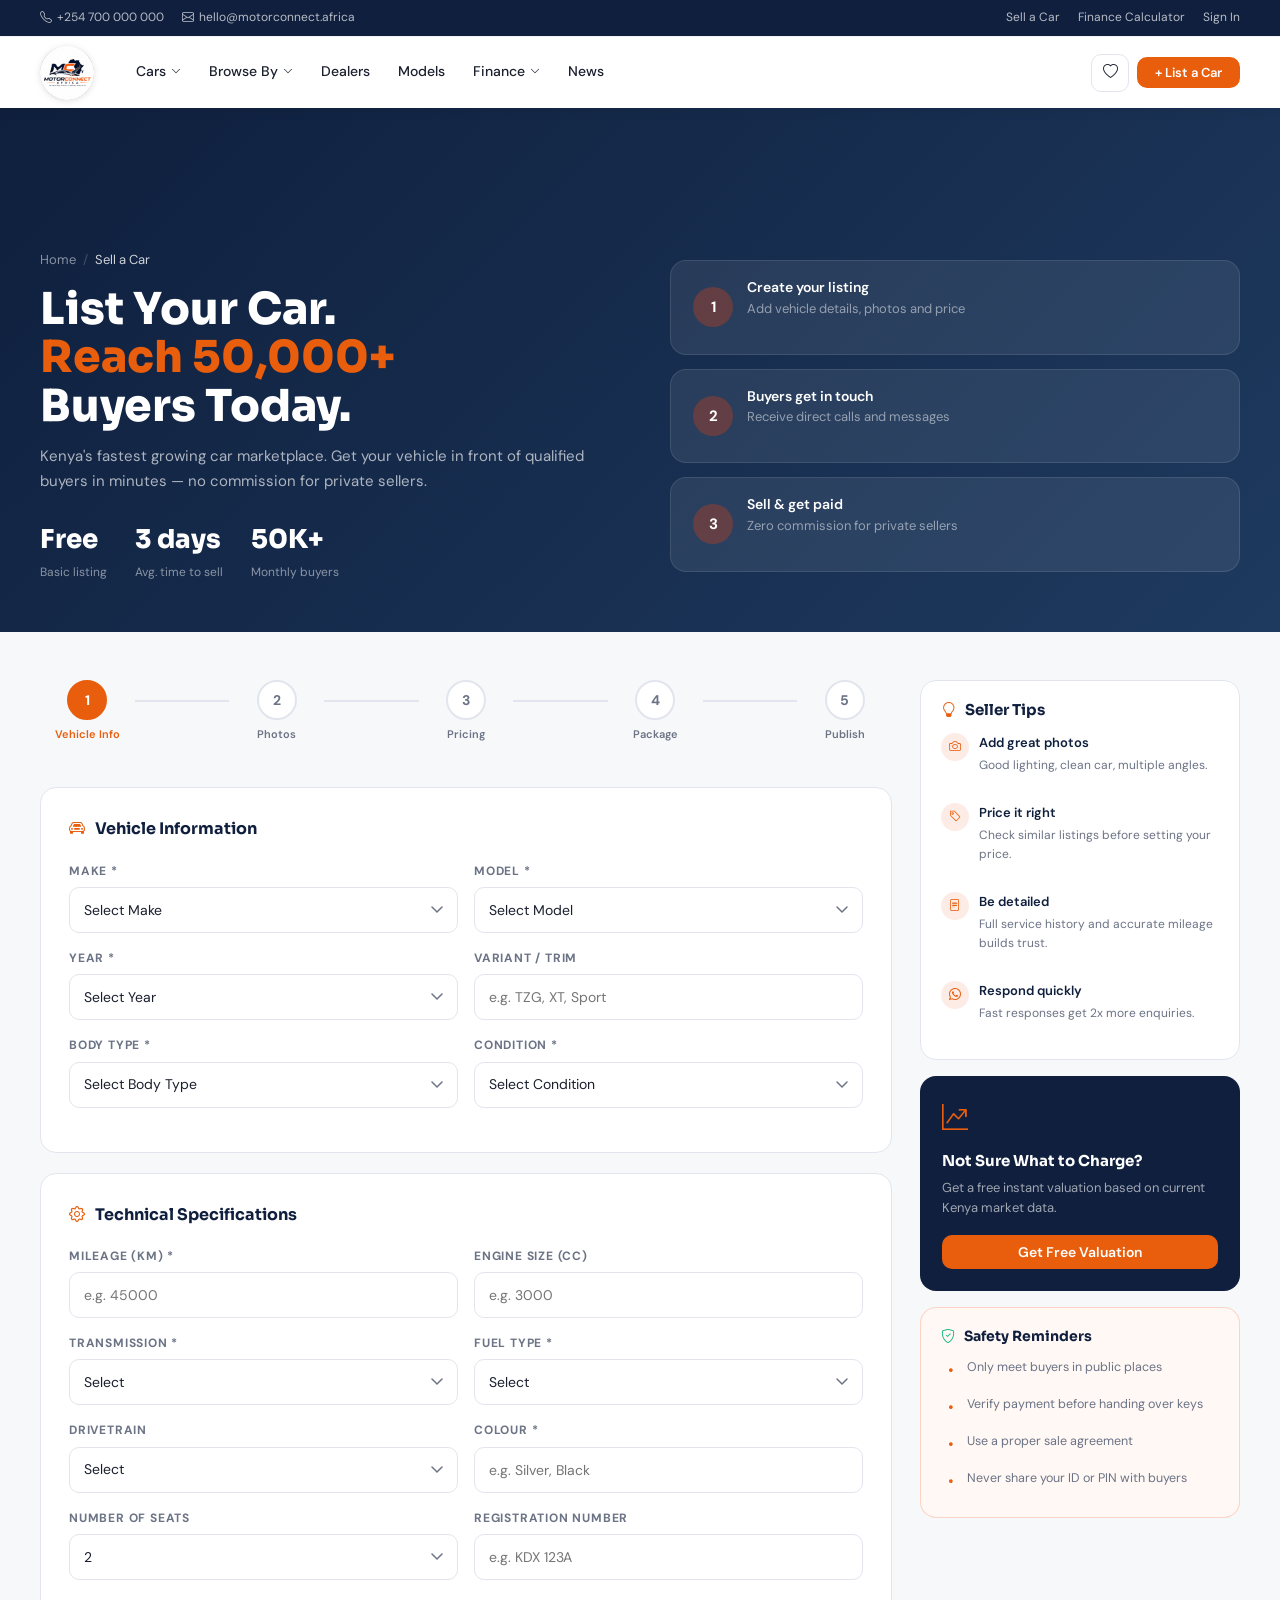
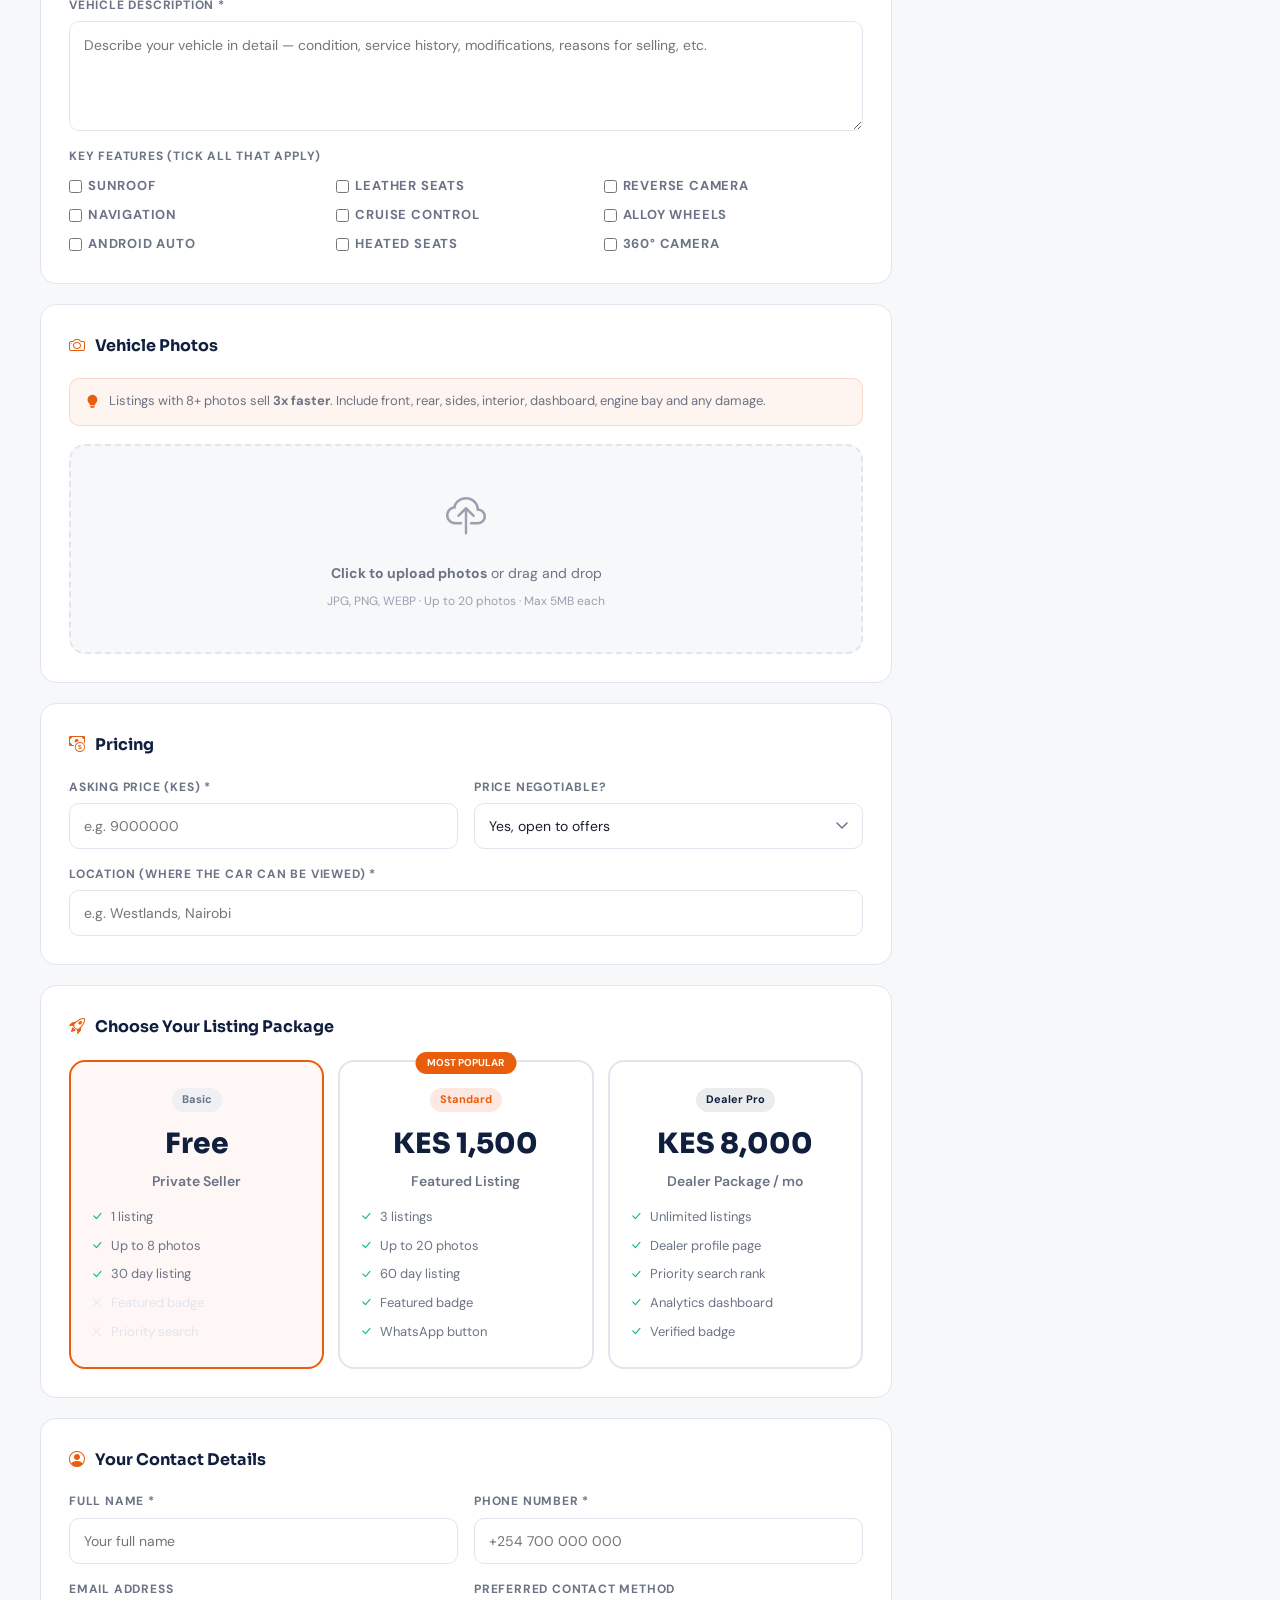
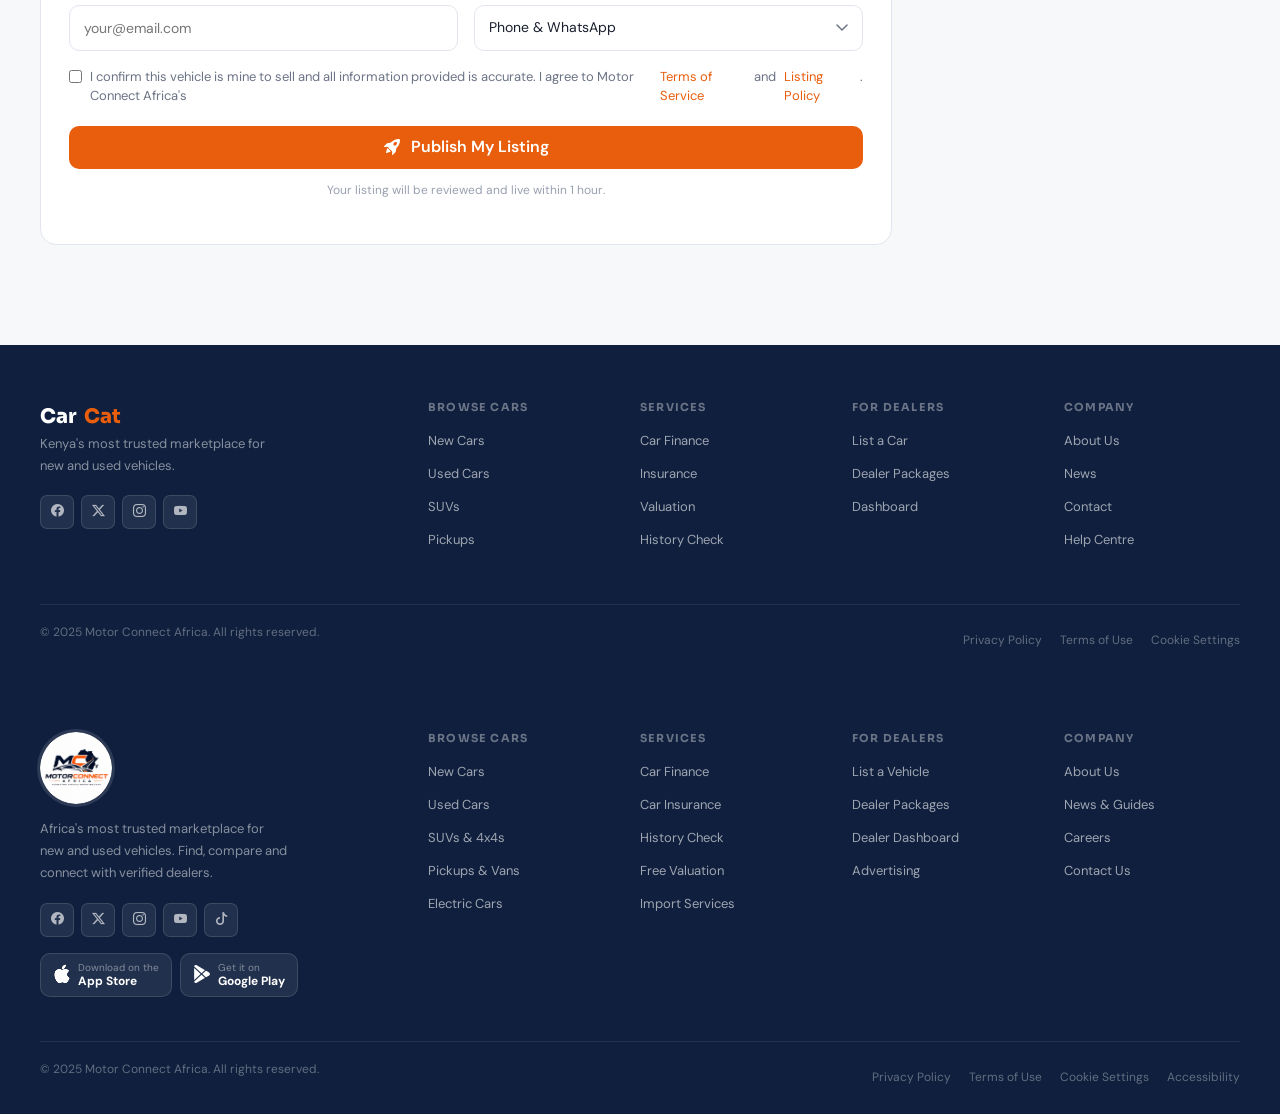
<file: pages/sell.html>
<!DOCTYPE html>
<html lang="en">
<head>
  <meta charset="UTF-8" />
  <meta name="viewport" content="width=device-width, initial-scale=1.0" />
  <title>Sell — Motor Connect Africa</title>
  <link rel="stylesheet" href="https://cdn.jsdelivr.net/npm/bootstrap@5.3.3/dist/css/bootstrap.min.css" />
  <link rel="stylesheet" href="https://cdn.jsdelivr.net/npm/bootstrap-icons@1.11.3/font/bootstrap-icons.min.css" />
  <link rel="stylesheet" href="../css/style.css" />
  <style>
    .step-indicator { display: flex; align-items: center; gap: 0; margin-bottom: 40px; }
    .step-dot { display: flex; flex-direction: column; align-items: center; gap: 6px; flex: 1; }
    .step-circle { width: 40px; height: 40px; border-radius: 50%; border: 2px solid var(--border); background: var(--white); display: flex; align-items: center; justify-content: center; font-weight: 700; font-size: 14px; color: var(--text-muted); position: relative; z-index: 1; transition: all var(--transition); }
    .step-circle.active { background: var(--primary); border-color: var(--primary); color: white; }
    .step-circle.done { background: #10b981; border-color: #10b981; color: white; }
    .step-label { font-size: 11px; font-weight: 600; color: var(--text-muted); text-align: center; }
    .step-label.active { color: var(--primary); }
    .step-line { flex: 1; height: 2px; background: var(--border); margin-top: -22px; }
    .step-line.done { background: #10b981; }

    .form-section { background: var(--white); border: 1.5px solid var(--border); border-radius: var(--radius-lg); padding: 28px; margin-bottom: 20px; }
    .form-section-title { font-family: var(--font-display); font-size: 16px; font-weight: 700; color: var(--secondary); margin-bottom: 20px; display: flex; align-items: center; gap: 10px; }
    .form-section-title i { color: var(--primary); }
    .form-row { display: grid; grid-template-columns: 1fr 1fr; gap: 16px; margin-bottom: 16px; }
    .form-group { display: flex; flex-direction: column; gap: 6px; }
    .form-group label { font-size: 12px; font-weight: 700; letter-spacing: .8px; text-transform: uppercase; color: var(--text-muted); }
    .form-control-cc { width: 100%; height: 46px; padding: 0 14px; border: 1.5px solid var(--border); border-radius: var(--radius); font-family: var(--font-body); font-size: 14px; color: var(--text); background: var(--white); outline: none; transition: border-color var(--transition); }
    .form-control-cc:focus { border-color: var(--primary); }
    .form-control-cc.textarea { height: 110px; padding: 12px 14px; resize: vertical; }
    select.form-control-cc { appearance: none; background-image: url("data:image/svg+xml,%3Csvg xmlns='http://www.w3.org/2000/svg' width='12' height='8' fill='none'%3E%3Cpath d='M1 1l5 5 5-5' stroke='%236b7385' stroke-width='1.5' stroke-linecap='round'/%3E%3C/svg%3E"); background-repeat: no-repeat; background-position: right 14px center; padding-right: 38px; }
    .photo-upload-zone { border: 2px dashed var(--border); border-radius: var(--radius-lg); padding: 40px 20px; text-align: center; cursor: pointer; transition: all var(--transition); background: var(--surface); }
    .photo-upload-zone:hover { border-color: var(--primary); background: rgba(232,65,10,.03); }
    .photo-upload-zone i { font-size: 40px; color: var(--text-light); margin-bottom: 12px; display: block; }
    .photo-upload-zone p { font-size: 14px; color: var(--text-muted); margin-bottom: 4px; }
    .photo-upload-zone small { font-size: 12px; color: var(--text-light); }
    .package-card { border: 2px solid var(--border); border-radius: var(--radius-lg); padding: 24px 20px; cursor: pointer; transition: all var(--transition); text-align: center; }
    .package-card.selected { border-color: var(--primary); background: rgba(232,65,10,.04); }
    .package-card:hover:not(.selected) { border-color: var(--secondary); }
    .package-badge { display: inline-block; font-size: 11px; font-weight: 700; padding: 3px 10px; border-radius: 20px; margin-bottom: 10px; }
    .package-price { font-family: var(--font-display); font-size: 28px; font-weight: 800; color: var(--secondary); margin-bottom: 4px; }
    .package-name { font-size: 14px; font-weight: 600; color: var(--text-muted); margin-bottom: 14px; }
    .package-features { text-align: left; display: flex; flex-direction: column; gap: 8px; }
    .package-feature { display: flex; align-items: center; gap: 8px; font-size: 13px; color: var(--text-muted); }
    .package-feature i { color: #10b981; font-size: 12px; }
    .tip-box { background: rgba(232,65,10,.06); border: 1.5px solid rgba(232,65,10,.15); border-radius: var(--radius); padding: 12px 16px; display: flex; gap: 10px; font-size: 13px; color: var(--text-muted); }
    .tip-box i { color: var(--primary); flex-shrink: 0; margin-top: 1px; }
    @media (max-width: 640px) {
      .form-row { grid-template-columns: 1fr; }
    }
  </style>
</head>
<body>

<header class="site-header">
  <div class="top-bar">
    <div class="container">
      <div class="top-bar-left">
        <a href="#"><i class="bi bi-telephone"></i> +254 700 000 000</a>
        <a href="#"><i class="bi bi-envelope"></i> hello@motorconnect.africa</a>
      </div>
      <div class="top-bar-right">
        <a href="sell.html">Sell a Car</a>
        <a href="#">Finance Calculator</a>
        <a href="#">Sign In</a>
      </div>
    </div>
  </div>
  <nav class="main-nav">
    <div class="container">
      <div class="nav-logo">
        <a href="../index.html"><img src="../img/logo.png" alt="Motor Connect Africa"/></a>
      </div>
      <ul class="nav-links">
        <li class="nav-item-wrap">
          <a href="listing.html" class="nav-link-item ">Cars <i class="bi bi-chevron-down chev"></i></a>
          <div class="nav-drop">
            <a href="listing.html"><i class="bi bi-stars"></i> New Cars</a>
            <a href="listing.html"><i class="bi bi-car-front"></i> Used Cars</a>
            <a href="listing.html"><i class="bi bi-lightning-charge"></i> Electric Cars</a>
            <a href="listing.html"><i class="bi bi-truck"></i> SUVs &amp; 4x4s</a>
            <a href="listing.html"><i class="bi bi-truck-front"></i> Pickups</a>
          </div>
        </li>
        <li class="nav-item-wrap">
          <a href="#" class="nav-link-item">Browse By <i class="bi bi-chevron-down chev"></i></a>
          <div class="nav-mega">
            <a href="listing.html" class="mega-item"><i class="bi bi-tag"></i> Make</a>
            <a href="models.html" class="mega-item"><i class="bi bi-grid"></i> Model</a>
            <a href="listing.html" class="mega-item"><i class="bi bi-cash-coin"></i> Price Range</a>
            <a href="listing.html" class="mega-item"><i class="bi bi-geo-alt"></i> Location</a>
            <a href="listing.html" class="mega-item"><i class="bi bi-fuel-pump"></i> Fuel Type</a>
            <a href="listing.html" class="mega-item"><i class="bi bi-calendar3"></i> Year</a>
          </div>
        </li>
        <li class="nav-item-wrap"><a href="dealers.html" class="nav-link-item ">Dealers</a></li>
        <li class="nav-item-wrap"><a href="models.html" class="nav-link-item ">Models</a></li>
        <li class="nav-item-wrap">
          <a href="#" class="nav-link-item">Finance <i class="bi bi-chevron-down chev"></i></a>
          <div class="nav-drop">
            <a href="#"><i class="bi bi-calculator"></i> Finance Calculator</a>
            <a href="#"><i class="bi bi-bank"></i> Car Loans</a>
            <a href="#"><i class="bi bi-shield-check"></i> Insurance</a>
          </div>
        </li>
        <li class="nav-item-wrap"><a href="articles.html" class="nav-link-item ">News</a></li>
      </ul>
      <div class="nav-actions">
        <button class="nav-icon-btn" title="Saved"><i class="bi bi-heart"></i></button>
        <a href="sell.html" class="btn btn-primary btn-sm">+ List a Car</a>
        <button class="nav-hamburger" id="hamburger"><i class="bi bi-list"></i></button>
      </div>
    </div>
  </nav>
</header>
<div class="mobile-drawer" id="mobileDrawer">
  <div class="mob-nav-link mob-toggle">Cars <i class="bi bi-chevron-right mob-chev"></i></div>
  <div class="mob-sub">
    <a href="listing.html"><i class="bi bi-stars"></i> New Cars</a>
    <a href="listing.html"><i class="bi bi-car-front"></i> Used Cars</a>
    <a href="listing.html"><i class="bi bi-lightning-charge"></i> Electric</a>
    <a href="listing.html"><i class="bi bi-truck"></i> SUVs &amp; 4x4s</a>
  </div>
  <a href="listing.html" class="mob-nav-link">Browse Cars <i class="bi bi-chevron-right"></i></a>
  <a href="dealers.html" class="mob-nav-link">Dealers <i class="bi bi-chevron-right"></i></a>
  <a href="models.html" class="mob-nav-link">Models <i class="bi bi-chevron-right"></i></a>
  <div class="mob-nav-link mob-toggle">Finance <i class="bi bi-chevron-right mob-chev"></i></div>
  <div class="mob-sub">
    <a href="#"><i class="bi bi-calculator"></i> Finance Calculator</a>
    <a href="#"><i class="bi bi-bank"></i> Car Loans</a>
    <a href="#"><i class="bi bi-shield-check"></i> Insurance</a>
  </div>
  <a href="articles.html" class="mob-nav-link">News &amp; Guides <i class="bi bi-chevron-right"></i></a>
  <div class="mob-actions">
    <a href="sell.html" class="btn btn-primary">+ List a Car</a>
    <a href="#" class="btn btn-ghost">Sign In</a>
  </div>
</div>

<div class="page-top">
<div style="background:linear-gradient(135deg,var(--secondary) 0%,#1e3a5f 100%);padding:calc(var(--nav-h) + 34px + 36px) 0 50px;">
  <div class="container">
    <div style="display:grid;grid-template-columns:1fr 1fr;gap:60px;align-items:center;">
      <div>
        <div class="listing-breadcrumb" style="margin-bottom:14px;">
          <a href="../index.html" style="color:rgba(255,255,255,.5);">Home</a>
          <span class="sep" style="color:rgba(255,255,255,.2);">/</span>
          <span style="color:rgba(255,255,255,.8);">Sell a Car</span>
        </div>
        <h1 style="font-family:var(--font-display);font-size:clamp(28px,4vw,44px);font-weight:800;color:white;line-height:1.1;margin-bottom:14px;">List Your Car.<br><span style="color:var(--primary);">Reach 50,000+</span><br>Buyers Today.</h1>
        <p style="font-size:15px;color:rgba(255,255,255,.65);line-height:1.7;margin-bottom:24px;">Kenya's fastest growing car marketplace. Get your vehicle in front of qualified buyers in minutes — no commission for private sellers.</p>
        <div style="display:flex;gap:28px;flex-wrap:wrap;">
          <div><span style="font-family:var(--font-display);font-size:26px;font-weight:800;color:white;">Free</span><div style="font-size:12px;color:rgba(255,255,255,.5);margin-top:2px;">Basic listing</div></div>
          <div><span style="font-family:var(--font-display);font-size:26px;font-weight:800;color:white;">3 days</span><div style="font-size:12px;color:rgba(255,255,255,.5);margin-top:2px;">Avg. time to sell</div></div>
          <div><span style="font-family:var(--font-display);font-size:26px;font-weight:800;color:white;">50K+</span><div style="font-size:12px;color:rgba(255,255,255,.5);margin-top:2px;">Monthly buyers</div></div>
        </div>
      </div>
      <div style="display:flex;flex-direction:column;gap:14px;">
        <div style="background:rgba(255,255,255,.08);border:1px solid rgba(255,255,255,.1);border-radius:var(--radius-lg);padding:18px 22px;display:flex;align-items:center;gap:14px;">
          <div style="width:40px;height:40px;border-radius:50%;background:rgba(232,65,10,.3);display:flex;align-items:center;justify-content:center;color:white;font-weight:700;flex-shrink:0;">1</div>
          <div><h4 style="font-size:14px;font-weight:600;color:white;margin-bottom:3px;">Create your listing</h4><p style="font-size:13px;color:rgba(255,255,255,.5);">Add vehicle details, photos and price</p></div>
        </div>
        <div style="background:rgba(255,255,255,.08);border:1px solid rgba(255,255,255,.1);border-radius:var(--radius-lg);padding:18px 22px;display:flex;align-items:center;gap:14px;">
          <div style="width:40px;height:40px;border-radius:50%;background:rgba(232,65,10,.3);display:flex;align-items:center;justify-content:center;color:white;font-weight:700;flex-shrink:0;">2</div>
          <div><h4 style="font-size:14px;font-weight:600;color:white;margin-bottom:3px;">Buyers get in touch</h4><p style="font-size:13px;color:rgba(255,255,255,.5);">Receive direct calls and messages</p></div>
        </div>
        <div style="background:rgba(255,255,255,.08);border:1px solid rgba(255,255,255,.1);border-radius:var(--radius-lg);padding:18px 22px;display:flex;align-items:center;gap:14px;">
          <div style="width:40px;height:40px;border-radius:50%;background:rgba(232,65,10,.3);display:flex;align-items:center;justify-content:center;color:white;font-weight:700;flex-shrink:0;">3</div>
          <div><h4 style="font-size:14px;font-weight:600;color:white;margin-bottom:3px;">Sell &amp; get paid</h4><p style="font-size:13px;color:rgba(255,255,255,.5);">Zero commission for private sellers</p></div>
        </div>
      </div>
    </div>
  </div>
</div>

<!-- LISTING FORM -->
<div style="padding:48px 0 80px;background:var(--surface);">
  <div class="container">
    <div style="display:grid;grid-template-columns:1fr 320px;gap:28px;align-items:start;">

      <!-- FORM -->
      <div>
        <!-- Step indicator -->
        <div class="step-indicator">
          <div class="step-dot">
            <div class="step-circle active">1</div>
            <div class="step-label active">Vehicle Info</div>
          </div>
          <div class="step-line"></div>
          <div class="step-dot">
            <div class="step-circle">2</div>
            <div class="step-label">Photos</div>
          </div>
          <div class="step-line"></div>
          <div class="step-dot">
            <div class="step-circle">3</div>
            <div class="step-label">Pricing</div>
          </div>
          <div class="step-line"></div>
          <div class="step-dot">
            <div class="step-circle">4</div>
            <div class="step-label">Package</div>
          </div>
          <div class="step-line"></div>
          <div class="step-dot">
            <div class="step-circle">5</div>
            <div class="step-label">Publish</div>
          </div>
        </div>

        <!-- STEP 1: Vehicle Info -->
        <div class="form-section">
          <div class="form-section-title"><i class="bi bi-car-front"></i> Vehicle Information</div>
          <div class="form-row">
            <div class="form-group">
              <label>Make *</label>
              <select class="form-control-cc">
                <option value="">Select Make</option>
                <option>Toyota</option><option>Subaru</option><option>Mazda</option>
                <option>Mercedes-Benz</option><option>BMW</option><option>Land Rover</option>
                <option>Nissan</option><option>Honda</option><option>Mitsubishi</option>
              </select>
            </div>
            <div class="form-group">
              <label>Model *</label>
              <select class="form-control-cc"><option value="">Select Model</option></select>
            </div>
          </div>
          <div class="form-row">
            <div class="form-group">
              <label>Year *</label>
              <select class="form-control-cc">
                <option value="">Select Year</option>
                <option>2025</option><option>2024</option><option>2023</option><option>2022</option>
                <option>2021</option><option>2020</option><option>2019</option><option>2018</option>
                <option>2017</option><option>2016</option><option>2015</option><option>2014</option>
              </select>
            </div>
            <div class="form-group">
              <label>Variant / Trim</label>
              <input type="text" class="form-control-cc" placeholder="e.g. TZG, XT, Sport" />
            </div>
          </div>
          <div class="form-row">
            <div class="form-group">
              <label>Body Type *</label>
              <select class="form-control-cc">
                <option value="">Select Body Type</option>
                <option>SUV / 4x4</option><option>Sedan</option><option>Hatchback</option>
                <option>Pickup</option><option>Van / Minibus</option><option>Wagon</option>
                <option>Convertible</option><option>Coupe</option>
              </select>
            </div>
            <div class="form-group">
              <label>Condition *</label>
              <select class="form-control-cc">
                <option value="">Select Condition</option>
                <option>Brand New</option><option>Used — Excellent</option>
                <option>Used — Good</option><option>Used — Fair</option>
              </select>
            </div>
          </div>
        </div>

        <!-- STEP 1b: Technical Specs -->
        <div class="form-section">
          <div class="form-section-title"><i class="bi bi-gear"></i> Technical Specifications</div>
          <div class="form-row">
            <div class="form-group">
              <label>Mileage (km) *</label>
              <input type="number" class="form-control-cc" placeholder="e.g. 45000" />
            </div>
            <div class="form-group">
              <label>Engine Size (cc)</label>
              <input type="text" class="form-control-cc" placeholder="e.g. 3000" />
            </div>
          </div>
          <div class="form-row">
            <div class="form-group">
              <label>Transmission *</label>
              <select class="form-control-cc">
                <option value="">Select</option>
                <option>Automatic</option><option>Manual</option><option>CVT</option><option>Semi-Auto</option>
              </select>
            </div>
            <div class="form-group">
              <label>Fuel Type *</label>
              <select class="form-control-cc">
                <option value="">Select</option>
                <option>Petrol</option><option>Diesel</option><option>Hybrid</option>
                <option>Electric</option><option>CNG</option>
              </select>
            </div>
          </div>
          <div class="form-row">
            <div class="form-group">
              <label>Drivetrain</label>
              <select class="form-control-cc">
                <option value="">Select</option>
                <option>4WD</option><option>AWD</option><option>FWD</option><option>RWD</option>
              </select>
            </div>
            <div class="form-group">
              <label>Colour *</label>
              <input type="text" class="form-control-cc" placeholder="e.g. Silver, Black" />
            </div>
          </div>
          <div class="form-row">
            <div class="form-group">
              <label>Number of Seats</label>
              <select class="form-control-cc">
                <option>2</option><option>4</option><option>5</option><option>7</option><option>8</option><option>9+</option>
              </select>
            </div>
            <div class="form-group">
              <label>Registration Number</label>
              <input type="text" class="form-control-cc" placeholder="e.g. KDX 123A" />
            </div>
          </div>
          <div class="form-group" style="margin-bottom:16px;">
            <label>Vehicle Description *</label>
            <textarea class="form-control-cc textarea" placeholder="Describe your vehicle in detail — condition, service history, modifications, reasons for selling, etc."></textarea>
          </div>
          <div class="form-group">
            <label>Key Features (tick all that apply)</label>
            <div style="display:grid;grid-template-columns:repeat(3,1fr);gap:8px;margin-top:4px;">
              <label style="display:flex;align-items:center;gap:6px;font-size:13px;color:var(--text-muted);cursor:pointer;"><input type="checkbox" style="accent-color:var(--primary);"> Sunroof</label>
              <label style="display:flex;align-items:center;gap:6px;font-size:13px;color:var(--text-muted);cursor:pointer;"><input type="checkbox" style="accent-color:var(--primary);"> Leather Seats</label>
              <label style="display:flex;align-items:center;gap:6px;font-size:13px;color:var(--text-muted);cursor:pointer;"><input type="checkbox" style="accent-color:var(--primary);"> Reverse Camera</label>
              <label style="display:flex;align-items:center;gap:6px;font-size:13px;color:var(--text-muted);cursor:pointer;"><input type="checkbox" style="accent-color:var(--primary);"> Navigation</label>
              <label style="display:flex;align-items:center;gap:6px;font-size:13px;color:var(--text-muted);cursor:pointer;"><input type="checkbox" style="accent-color:var(--primary);"> Cruise Control</label>
              <label style="display:flex;align-items:center;gap:6px;font-size:13px;color:var(--text-muted);cursor:pointer;"><input type="checkbox" style="accent-color:var(--primary);"> Alloy Wheels</label>
              <label style="display:flex;align-items:center;gap:6px;font-size:13px;color:var(--text-muted);cursor:pointer;"><input type="checkbox" style="accent-color:var(--primary);"> Android Auto</label>
              <label style="display:flex;align-items:center;gap:6px;font-size:13px;color:var(--text-muted);cursor:pointer;"><input type="checkbox" style="accent-color:var(--primary);"> Heated Seats</label>
              <label style="display:flex;align-items:center;gap:6px;font-size:13px;color:var(--text-muted);cursor:pointer;"><input type="checkbox" style="accent-color:var(--primary);"> 360° Camera</label>
            </div>
          </div>
        </div>

        <!-- STEP 2: Photos -->
        <div class="form-section">
          <div class="form-section-title"><i class="bi bi-camera"></i> Vehicle Photos</div>
          <div class="tip-box" style="margin-bottom:18px;">
            <i class="bi bi-lightbulb-fill"></i>
            <span>Listings with 8+ photos sell <strong>3x faster</strong>. Include front, rear, sides, interior, dashboard, engine bay and any damage.</span>
          </div>
          <div class="photo-upload-zone">
            <i class="bi bi-cloud-upload"></i>
            <p><strong>Click to upload photos</strong> or drag and drop</p>
            <small>JPG, PNG, WEBP · Up to 20 photos · Max 5MB each</small>
          </div>
        </div>

        <!-- STEP 3: Pricing -->
        <div class="form-section">
          <div class="form-section-title"><i class="bi bi-cash-coin"></i> Pricing</div>
          <div class="form-row">
            <div class="form-group">
              <label>Asking Price (KES) *</label>
              <input type="number" class="form-control-cc" placeholder="e.g. 9000000" />
            </div>
            <div class="form-group">
              <label>Price Negotiable?</label>
              <select class="form-control-cc">
                <option>Yes, open to offers</option>
                <option>Fixed price</option>
                <option>No — firm price</option>
              </select>
            </div>
          </div>
          <div class="form-group">
            <label>Location (where the car can be viewed) *</label>
            <input type="text" class="form-control-cc" placeholder="e.g. Westlands, Nairobi" />
          </div>
        </div>

        <!-- STEP 4: Package -->
        <div class="form-section">
          <div class="form-section-title"><i class="bi bi-rocket-takeoff"></i> Choose Your Listing Package</div>
          <div style="display:grid;grid-template-columns:repeat(3,1fr);gap:14px;">

            <div class="package-card selected" onclick="selectPackage(this)">
              <span class="package-badge" style="background:var(--surface-2);color:var(--text-muted);">Basic</span>
              <div class="package-price">Free</div>
              <div class="package-name">Private Seller</div>
              <div class="package-features">
                <div class="package-feature"><i class="bi bi-check-lg"></i> 1 listing</div>
                <div class="package-feature"><i class="bi bi-check-lg"></i> Up to 8 photos</div>
                <div class="package-feature"><i class="bi bi-check-lg"></i> 30 day listing</div>
                <div class="package-feature" style="color:var(--border);"><i class="bi bi-x-lg" style="color:var(--border);"></i> Featured badge</div>
                <div class="package-feature" style="color:var(--border);"><i class="bi bi-x-lg" style="color:var(--border);"></i> Priority search</div>
              </div>
            </div>

            <div class="package-card" onclick="selectPackage(this)" style="position:relative;">
              <div style="position:absolute;top:-10px;left:50%;transform:translateX(-50%);background:var(--primary);color:white;font-size:10px;font-weight:700;padding:3px 12px;border-radius:20px;white-space:nowrap;">MOST POPULAR</div>
              <span class="package-badge" style="background:rgba(232,65,10,.12);color:var(--primary);">Standard</span>
              <div class="package-price">KES 1,500</div>
              <div class="package-name">Featured Listing</div>
              <div class="package-features">
                <div class="package-feature"><i class="bi bi-check-lg"></i> 3 listings</div>
                <div class="package-feature"><i class="bi bi-check-lg"></i> Up to 20 photos</div>
                <div class="package-feature"><i class="bi bi-check-lg"></i> 60 day listing</div>
                <div class="package-feature"><i class="bi bi-check-lg"></i> Featured badge</div>
                <div class="package-feature"><i class="bi bi-check-lg"></i> WhatsApp button</div>
              </div>
            </div>

            <div class="package-card" onclick="selectPackage(this)">
              <span class="package-badge" style="background:rgba(10,22,40,.08);color:var(--secondary);">Dealer Pro</span>
              <div class="package-price">KES 8,000</div>
              <div class="package-name">Dealer Package / mo</div>
              <div class="package-features">
                <div class="package-feature"><i class="bi bi-check-lg"></i> Unlimited listings</div>
                <div class="package-feature"><i class="bi bi-check-lg"></i> Dealer profile page</div>
                <div class="package-feature"><i class="bi bi-check-lg"></i> Priority search rank</div>
                <div class="package-feature"><i class="bi bi-check-lg"></i> Analytics dashboard</div>
                <div class="package-feature"><i class="bi bi-check-lg"></i> Verified badge</div>
              </div>
            </div>

          </div>
        </div>

        <!-- STEP 5: Contact & Submit -->
        <div class="form-section">
          <div class="form-section-title"><i class="bi bi-person-circle"></i> Your Contact Details</div>
          <div class="form-row">
            <div class="form-group">
              <label>Full Name *</label>
              <input type="text" class="form-control-cc" placeholder="Your full name" />
            </div>
            <div class="form-group">
              <label>Phone Number *</label>
              <input type="tel" class="form-control-cc" placeholder="+254 700 000 000" />
            </div>
          </div>
          <div class="form-row">
            <div class="form-group">
              <label>Email Address</label>
              <input type="email" class="form-control-cc" placeholder="your@email.com" />
            </div>
            <div class="form-group">
              <label>Preferred Contact Method</label>
              <select class="form-control-cc">
                <option>Phone &amp; WhatsApp</option>
                <option>Phone only</option>
                <option>Email only</option>
              </select>
            </div>
          </div>
          <div style="margin-top:4px;margin-bottom:20px;">
            <label style="display:flex;align-items:flex-start;gap:8px;font-size:13px;color:var(--text-muted);cursor:pointer;line-height:1.5;">
              <input type="checkbox" style="accent-color:var(--primary);margin-top:3px;flex-shrink:0;" />
              I confirm this vehicle is mine to sell and all information provided is accurate. I agree to Motor Connect Africa's <a href="#" style="color:var(--primary);">Terms of Service</a> and <a href="#" style="color:var(--primary);">Listing Policy</a>.
            </label>
          </div>
          <button class="btn btn-primary btn-lg w-100" style="justify-content:center;border:none;font-size:16px;">
            <i class="bi bi-rocket-takeoff-fill"></i> &nbsp;Publish My Listing
          </button>
          <p style="font-size:12px;color:var(--text-light);text-align:center;margin-top:12px;">Your listing will be reviewed and live within 1 hour.</p>
        </div>

      </div><!-- /form -->

      <!-- SIDEBAR -->
      <div style="position:sticky;top:calc(var(--nav-h) + 34px + 20px);">

        <!-- Tips -->
        <div style="background:var(--white);border:1.5px solid var(--border);border-radius:var(--radius-lg);padding:20px;margin-bottom:16px;">
          <h4 style="font-family:var(--font-display);font-size:15px;font-weight:700;color:var(--secondary);margin-bottom:14px;"><i class="bi bi-lightbulb" style="color:var(--primary);margin-right:6px;"></i> Seller Tips</h4>
          <div style="display:flex;flex-direction:column;gap:12px;">
            <div style="display:flex;align-items:flex-start;gap:10px;">
              <div style="width:28px;height:28px;border-radius:50%;background:rgba(232,65,10,.1);display:flex;align-items:center;justify-content:center;color:var(--primary);font-size:12px;flex-shrink:0;"><i class="bi bi-camera"></i></div>
              <div><p style="font-size:13px;font-weight:600;color:var(--secondary);margin-bottom:2px;">Add great photos</p><p style="font-size:12px;color:var(--text-muted);">Good lighting, clean car, multiple angles.</p></div>
            </div>
            <div style="display:flex;align-items:flex-start;gap:10px;">
              <div style="width:28px;height:28px;border-radius:50%;background:rgba(232,65,10,.1);display:flex;align-items:center;justify-content:center;color:var(--primary);font-size:12px;flex-shrink:0;"><i class="bi bi-tag"></i></div>
              <div><p style="font-size:13px;font-weight:600;color:var(--secondary);margin-bottom:2px;">Price it right</p><p style="font-size:12px;color:var(--text-muted);">Check similar listings before setting your price.</p></div>
            </div>
            <div style="display:flex;align-items:flex-start;gap:10px;">
              <div style="width:28px;height:28px;border-radius:50%;background:rgba(232,65,10,.1);display:flex;align-items:center;justify-content:center;color:var(--primary);font-size:12px;flex-shrink:0;"><i class="bi bi-file-text"></i></div>
              <div><p style="font-size:13px;font-weight:600;color:var(--secondary);margin-bottom:2px;">Be detailed</p><p style="font-size:12px;color:var(--text-muted);">Full service history and accurate mileage builds trust.</p></div>
            </div>
            <div style="display:flex;align-items:flex-start;gap:10px;">
              <div style="width:28px;height:28px;border-radius:50%;background:rgba(232,65,10,.1);display:flex;align-items:center;justify-content:center;color:var(--primary);font-size:12px;flex-shrink:0;"><i class="bi bi-whatsapp"></i></div>
              <div><p style="font-size:13px;font-weight:600;color:var(--secondary);margin-bottom:2px;">Respond quickly</p><p style="font-size:12px;color:var(--text-muted);">Fast responses get 2x more enquiries.</p></div>
            </div>
          </div>
        </div>

        <!-- Free valuation -->
        <div style="background:var(--secondary);border-radius:var(--radius-lg);padding:22px;">
          <i class="bi bi-graph-up-arrow" style="font-size:26px;color:var(--primary);display:block;margin-bottom:12px;"></i>
          <h4 style="font-family:var(--font-display);font-size:15px;font-weight:700;color:white;margin-bottom:8px;">Not Sure What to Charge?</h4>
          <p style="font-size:13px;color:rgba(255,255,255,.6);margin-bottom:16px;">Get a free instant valuation based on current Kenya market data.</p>
          <button class="btn btn-primary w-100" style="justify-content:center;border:none;">Get Free Valuation</button>
        </div>

        <!-- Safety tips -->
        <div style="background:#fff8f5;border:1.5px solid rgba(232,65,10,.2);border-radius:var(--radius-lg);padding:20px;margin-top:16px;">
          <h4 style="font-family:var(--font-display);font-size:14px;font-weight:700;color:var(--secondary);margin-bottom:12px;"><i class="bi bi-shield-check" style="color:#10b981;margin-right:6px;"></i> Safety Reminders</h4>
          <ul style="display:flex;flex-direction:column;gap:8px;">
            <li style="font-size:12.5px;color:var(--text-muted);display:flex;align-items:flex-start;gap:6px;"><i class="bi bi-dot" style="color:var(--primary);font-size:20px;flex-shrink:0;margin-top:-3px;"></i>Only meet buyers in public places</li>
            <li style="font-size:12.5px;color:var(--text-muted);display:flex;align-items:flex-start;gap:6px;"><i class="bi bi-dot" style="color:var(--primary);font-size:20px;flex-shrink:0;margin-top:-3px;"></i>Verify payment before handing over keys</li>
            <li style="font-size:12.5px;color:var(--text-muted);display:flex;align-items:flex-start;gap:6px;"><i class="bi bi-dot" style="color:var(--primary);font-size:20px;flex-shrink:0;margin-top:-3px;"></i>Use a proper sale agreement</li>
            <li style="font-size:12.5px;color:var(--text-muted);display:flex;align-items:flex-start;gap:6px;"><i class="bi bi-dot" style="color:var(--primary);font-size:20px;flex-shrink:0;margin-top:-3px;"></i>Never share your ID or PIN with buyers</li>
          </ul>
        </div>

      </div>
    </div>
  </div>
</div>

<!-- FOOTER -->
<footer class="site-footer">
  <div class="container">
    <div class="footer-grid">
      <div class="footer-brand">
        <a href="../index.html" style="font-family:var(--font-display);font-size:20px;font-weight:800;color:white;display:flex;align-items:center;gap:8px;">Car<span style="color:var(--primary)">Cat</span></a>
        <p>Kenya's most trusted marketplace for new and used vehicles.</p>
        <div class="footer-socials"><a class="social-btn" href="#"><i class="bi bi-facebook"></i></a><a class="social-btn" href="#"><i class="bi bi-twitter-x"></i></a><a class="social-btn" href="#"><i class="bi bi-instagram"></i></a><a class="social-btn" href="#"><i class="bi bi-youtube"></i></a></div>
      </div>
      <div class="footer-col"><h5>Browse Cars</h5><ul><li><a href="listing.html">New Cars</a></li><li><a href="listing.html">Used Cars</a></li><li><a href="listing.html">SUVs</a></li><li><a href="listing.html">Pickups</a></li></ul></div>
      <div class="footer-col"><h5>Services</h5><ul><li><a href="#">Car Finance</a></li><li><a href="#">Insurance</a></li><li><a href="#">Valuation</a></li><li><a href="#">History Check</a></li></ul></div>
      <div class="footer-col"><h5>For Dealers</h5><ul><li><a href="sell.html">List a Car</a></li><li><a href="#">Dealer Packages</a></li><li><a href="#">Dashboard</a></li></ul></div>
      <div class="footer-col"><h5>Company</h5><ul><li><a href="#">About Us</a></li><li><a href="articles.html">News</a></li><li><a href="#">Contact</a></li><li><a href="#">Help Centre</a></li></ul></div>
    </div>
    <div class="footer-bottom">
      <p>© 2025 Motor Connect Africa. All rights reserved.</p>
      <div class="footer-bottom-links"><a href="#">Privacy Policy</a><a href="#">Terms of Use</a><a href="#">Cookie Settings</a></div>
    </div>
  </div>

<footer class="site-footer">
  <div class="container">
    <div class="footer-grid">
      <div class="footer-brand">
        <div class="footer-logo"><img src="../img/logo.png" alt="Motor Connect Africa"/></div>
        <p>Africa's most trusted marketplace for new and used vehicles. Find, compare and connect with verified dealers.</p>
        <div class="footer-socials">
          <a class="social-btn" href="#"><i class="bi bi-facebook"></i></a>
          <a class="social-btn" href="#"><i class="bi bi-twitter-x"></i></a>
          <a class="social-btn" href="#"><i class="bi bi-instagram"></i></a>
          <a class="social-btn" href="#"><i class="bi bi-youtube"></i></a>
          <a class="social-btn" href="#"><i class="bi bi-tiktok"></i></a>
        </div>
        <div class="footer-app">
          <div class="app-badge"><i class="bi bi-apple"></i><div class="app-badge-text">Download on the<strong>App Store</strong></div></div>
          <div class="app-badge"><i class="bi bi-google-play"></i><div class="app-badge-text">Get it on<strong>Google Play</strong></div></div>
        </div>
      </div>
      <div class="footer-col"><h5>Browse Cars</h5><ul><li><a href="listing.html">New Cars</a></li><li><a href="listing.html">Used Cars</a></li><li><a href="listing.html">SUVs &amp; 4x4s</a></li><li><a href="listing.html">Pickups &amp; Vans</a></li><li><a href="listing.html">Electric Cars</a></li></ul></div>
      <div class="footer-col"><h5>Services</h5><ul><li><a href="#">Car Finance</a></li><li><a href="#">Car Insurance</a></li><li><a href="#">History Check</a></li><li><a href="#">Free Valuation</a></li><li><a href="#">Import Services</a></li></ul></div>
      <div class="footer-col"><h5>For Dealers</h5><ul><li><a href="sell.html">List a Vehicle</a></li><li><a href="#">Dealer Packages</a></li><li><a href="#">Dealer Dashboard</a></li><li><a href="#">Advertising</a></li></ul></div>
      <div class="footer-col"><h5>Company</h5><ul><li><a href="#">About Us</a></li><li><a href="articles.html">News &amp; Guides</a></li><li><a href="#">Careers</a></li><li><a href="#">Contact Us</a></li></ul></div>
    </div>
    <div class="footer-bottom">
      <p>© 2025 Motor Connect Africa. All rights reserved.</p>
      <div class="footer-bottom-links"><a href="#">Privacy Policy</a><a href="#">Terms of Use</a><a href="#">Cookie Settings</a><a href="#">Accessibility</a></div>
    </div>
  </div>
</footer>
</div>

<script src="https://cdn.jsdelivr.net/npm/bootstrap@5.3.3/dist/js/bootstrap.bundle.min.js"></script>
<script src="../js/main.js"></script>
<script>
function selectPackage(card) {
  document.querySelectorAll('.package-card').forEach(c => c.classList.remove('selected'));
  card.classList.add('selected');
}
</script>
</body>
</html>
</file>
<file: css/style.css>
/* ============================================================
   MOTOR CONNECT AFRICA — Main Stylesheet
   Fully responsive, Bootstrap 5 compatible
   ============================================================ */

@import url('https://fonts.googleapis.com/css2?family=Sora:wght@300;400;500;600;700;800&family=DM+Sans:ital,opsz,wght@0,9..40,300;0,9..40,400;0,9..40,500;0,9..40,600;1,9..40,400&display=swap');

:root {
  --primary:       #e85e0d;
  --primary-dark:  #c44d09;
  --primary-light: #ff7730;
  --secondary:     #0f1f3d;
  --secondary-mid: #1a3060;
  --accent:        #f5a623;
  --surface:       #f7f8fa;
  --surface-2:     #eef0f4;
  --white:         #ffffff;
  --text:          #1a1f2e;
  --text-muted:    #6b7385;
  --text-light:    #9aa0b0;
  --border:        #e2e5ed;
  --border-light:  #f0f2f6;
  --shadow-sm:  0 1px 3px rgba(0,0,0,.07);
  --shadow-md:  0 4px 16px rgba(0,0,0,.10);
  --shadow-lg:  0 8px 32px rgba(0,0,0,.12);
  --shadow-xl:  0 20px 60px rgba(0,0,0,.15);
  --radius:     10px;
  --radius-lg:  16px;
  --radius-xl:  24px;
  --font-display: 'Sora', sans-serif;
  --font-body:    'DM Sans', sans-serif;
  --topbar-h: 36px;
  --nav-h:    72px;
  --total-nav: calc(var(--topbar-h) + var(--nav-h));
  --transition: .22s cubic-bezier(.4,0,.2,1);
}

/* ---- Reset ---- */
*, *::before, *::after { box-sizing: border-box; margin: 0; padding: 0; }
html { scroll-behavior: smooth; }
body { font-family: var(--font-body); font-size: 15px; color: var(--text); background: var(--white); line-height: 1.6; -webkit-font-smoothing: antialiased; overflow-x: hidden; }
a { text-decoration: none; color: inherit; transition: color var(--transition); }
img { max-width: 100%; display: block; }
ul { list-style: none; padding: 0; margin: 0; }

/* ---- Layout ---- */
.container { max-width: 1240px; margin: 0 auto; padding: 0 20px; }
.section-gap    { padding: 72px 0; }
.section-gap-sm { padding: 48px 0; }

/* ---- Typography helpers ---- */
.section-label { font-family: var(--font-display); font-size: 11px; font-weight: 700; letter-spacing: 2.5px; text-transform: uppercase; color: var(--primary); display: block; margin-bottom: 10px; }
.section-title { font-family: var(--font-display); font-size: clamp(24px, 3.5vw, 34px); font-weight: 800; color: var(--secondary); line-height: 1.15; margin-bottom: 12px; }
.section-title span { color: var(--primary); }
.section-subtitle { font-size: 15px; color: var(--text-muted); max-width: 520px; }

/* ---- Badges ---- */
.badge-new      { background: #10b981; color: #fff; font-size: 10px; font-weight: 700; padding: 2px 8px; border-radius: 20px; letter-spacing: .4px; white-space: nowrap; }
.badge-used     { background: var(--accent); color: #fff; font-size: 10px; font-weight: 700; padding: 2px 8px; border-radius: 20px; white-space: nowrap; }
.badge-featured { background: var(--primary); color: #fff; font-size: 10px; font-weight: 700; padding: 2px 8px; border-radius: 20px; white-space: nowrap; }

/* ---- Buttons ---- */
.btn { display: inline-flex; align-items: center; gap: 7px; font-family: var(--font-body); font-weight: 600; font-size: 14px; border-radius: var(--radius); cursor: pointer; transition: all var(--transition); border: 2px solid transparent; padding: 10px 20px; line-height: 1; text-decoration: none; }
.btn-primary { background: var(--primary); color: var(--white); border-color: var(--primary); }
.btn-primary:hover { background: var(--primary-dark); border-color: var(--primary-dark); transform: translateY(-1px); box-shadow: 0 6px 20px rgba(232,94,13,.35); color: #fff; }
.btn-outline { background: transparent; color: var(--primary); border-color: var(--primary); }
.btn-outline:hover { background: var(--primary); color: var(--white); }
.btn-white { background: var(--white); color: var(--secondary); border-color: var(--white); }
.btn-white:hover { background: var(--surface); color: var(--secondary); }
.btn-ghost { background: transparent; color: var(--text); border-color: var(--border); }
.btn-ghost:hover { border-color: var(--primary); color: var(--primary); }
.btn-lg { padding: 13px 28px; font-size: 15px; }
.btn-sm { padding: 7px 16px; font-size: 13px; }
.w-100 { width: 100%; justify-content: center; }

/* ---- Shortcut tags ---- */
.shortcut-tag { font-size: 12px; font-weight: 500; padding: 4px 12px; border-radius: 20px; background: var(--surface-2); color: var(--text-muted); cursor: pointer; transition: all var(--transition); display: inline-block; }
.shortcut-tag:hover { background: var(--primary); color: white; }

/* ---- Pagination ---- */
.pagination { display: flex; align-items: center; gap: 5px; justify-content: center; margin-top: 40px; flex-wrap: wrap; }
.page-btn { width: 38px; height: 38px; border-radius: var(--radius); border: 1.5px solid var(--border); background: transparent; cursor: pointer; display: flex; align-items: center; justify-content: center; font-size: 14px; color: var(--text-muted); transition: all var(--transition); font-family: var(--font-body); }
.page-btn.active { background: var(--primary); border-color: var(--primary); color: white; }
.page-btn:hover:not(.active) { border-color: var(--primary); color: var(--primary); }

/* ============================================================
   NAVBAR  — fully custom, no Bootstrap .navbar conflict
   ============================================================ */
.site-header {
  position: fixed; top: 0; left: 0; right: 0; z-index: 1050;
  background: var(--white);
  box-shadow: 0 2px 12px rgba(0,0,0,.08);
}

/* Top bar */
.top-bar {
  background: var(--secondary);
  color: rgba(255,255,255,.7);
  font-size: 12px;
  height: var(--topbar-h);
  display: flex; align-items: center;
}
.top-bar .container { display: flex; align-items: center; justify-content: space-between; gap: 12px; }
.top-bar a { color: rgba(255,255,255,.7); transition: color var(--transition); }
.top-bar a:hover { color: var(--white); }
.top-bar-left,
.top-bar-right { display: flex; align-items: center; gap: 18px; }
.top-bar-left a,
.top-bar-right a { display: flex; align-items: center; gap: 5px; white-space: nowrap; }

/* Main nav bar */
.main-nav {
  height: var(--nav-h);
  display: flex; align-items: center;
  border-top: 1px solid var(--border-light);
}
.main-nav .container {
  display: flex; align-items: center; gap: 0;
  height: 100%; width: 100%;
}

/* Logo */
.nav-logo { flex-shrink: 0; margin-right: 28px; }
.nav-logo a { display: flex; align-items: center; }
.nav-logo img { height: 52px; width: auto; display: block; }

/* Nav links list */
.nav-links {
  display: flex; align-items: center;
  gap: 0; flex: 1;
  height: 100%;
  margin: 0; padding: 0; list-style: none;
}

.nav-item-wrap { position: relative; height: 100%; display: flex; align-items: center; }

.nav-link-item {
  display: flex; align-items: center; gap: 5px;
  font-weight: 500; font-size: 14px; color: var(--text);
  padding: 0 14px; height: 100%;
  white-space: nowrap; cursor: pointer;
  transition: color var(--transition);
  border: none; background: none; font-family: var(--font-body);
  text-decoration: none;
  border-bottom: 3px solid transparent;
}
.nav-link-item:hover,
.nav-link-item.active { color: var(--primary); border-bottom-color: var(--primary); }
.nav-link-item .chev { font-size: 10px; transition: transform var(--transition); margin-top: 1px; }
.nav-item-wrap:hover .chev { transform: rotate(180deg); }
.nav-link-item:hover { color: var(--primary); }

/* Dropdowns */
.nav-drop {
  position: absolute; top: 100%; left: 0;
  background: var(--white);
  border: 1.5px solid var(--border);
  border-top: 3px solid var(--primary);
  border-radius: 0 0 var(--radius-lg) var(--radius-lg);
  box-shadow: var(--shadow-xl);
  min-width: 220px;
  opacity: 0; pointer-events: none;
  transform: translateY(-6px);
  transition: all var(--transition);
  z-index: 500;
}
.nav-item-wrap:hover .nav-drop {
  opacity: 1; pointer-events: all; transform: translateY(0);
}
.nav-drop a {
  display: flex; align-items: center; gap: 10px;
  padding: 11px 18px; font-size: 13.5px; color: var(--text);
  border-bottom: 1px solid var(--border-light);
  transition: background var(--transition);
}
.nav-drop a:last-child { border-bottom: none; }
.nav-drop a:hover { background: var(--surface); color: var(--primary); }
.nav-drop a i { width: 16px; color: var(--primary); }

/* Mega dropdown */
.nav-mega {
  position: absolute; top: 100%; left: -60px;
  background: var(--white);
  border: 1.5px solid var(--border);
  border-top: 3px solid var(--primary);
  border-radius: 0 0 var(--radius-lg) var(--radius-lg);
  box-shadow: var(--shadow-xl);
  width: 580px;
  opacity: 0; pointer-events: none;
  transform: translateY(-6px);
  transition: all var(--transition);
  z-index: 500;
  padding: 20px;
  display: grid; grid-template-columns: repeat(3,1fr); gap: 6px;
}
.nav-item-wrap:hover .nav-mega {
  opacity: 1; pointer-events: all; transform: translateY(0);
}
.mega-item {
  display: flex; align-items: center; gap: 9px;
  padding: 10px 12px; border-radius: var(--radius);
  font-size: 13.5px; color: var(--text);
  transition: background var(--transition);
}
.mega-item:hover { background: var(--surface); color: var(--primary); }
.mega-item i { color: var(--primary); font-size: 15px; width: 18px; }

/* Nav actions (right side) */
.nav-actions { display: flex; align-items: center; gap: 8px; margin-left: auto; }
.nav-icon-btn {
  width: 38px; height: 38px; border-radius: var(--radius);
  border: 1.5px solid var(--border); background: transparent;
  display: flex; align-items: center; justify-content: center;
  cursor: pointer; color: var(--text); transition: all var(--transition);
  font-size: 15px; flex-shrink: 0;
}
.nav-icon-btn:hover { border-color: var(--primary); color: var(--primary); background: rgba(232,94,13,.06); }

/* Hamburger */
.nav-hamburger {
  display: none;
  background: none; border: none; cursor: pointer;
  padding: 6px; color: var(--text); font-size: 24px;
  flex-shrink: 0; line-height: 1;
}

/* ---- Mobile drawer ---- */
.mobile-drawer {
  display: none;
  position: fixed;
  top: var(--total-nav); left: 0; right: 0; bottom: 0;
  background: var(--white);
  z-index: 1040;
  overflow-y: auto;
  transform: translateX(-100%);
  transition: transform .28s cubic-bezier(.4,0,.2,1);
  padding: 0 0 40px;
}
.mobile-drawer.open { transform: translateX(0); }

.mob-nav-link {
  display: flex; align-items: center; justify-content: space-between;
  padding: 15px 20px;
  font-size: 15px; font-weight: 500; color: var(--text);
  border-bottom: 1px solid var(--border-light);
  cursor: pointer;
}
.mob-nav-link:hover { color: var(--primary); background: var(--surface); }
.mob-nav-link i { font-size: 12px; color: var(--text-light); }

.mob-sub { display: none; background: var(--surface); }
.mob-sub.open { display: block; }
.mob-sub a {
  display: flex; align-items: center; gap: 10px;
  padding: 12px 20px 12px 36px;
  font-size: 14px; color: var(--text-muted);
  border-bottom: 1px solid var(--border-light);
}
.mob-sub a i { color: var(--primary); }
.mob-sub a:hover { color: var(--primary); background: rgba(232,94,13,.04); }

.mob-actions { padding: 20px; display: flex; flex-direction: column; gap: 10px; }

/* Page offset for fixed header */
.page-top { padding-top: var(--total-nav); }

/* ============================================================
   HERO / SEARCH
   ============================================================ */
.hero {
  position: relative;
  min-height: 540px;
  display: flex; align-items: center;
  overflow: hidden;
  background: linear-gradient(135deg, var(--secondary) 0%, #1e3a5f 60%, #0d2137 100%);
}
.hero-bg { position: absolute; inset: 0; background: url('https://images.unsplash.com/photo-1494976388531-d1058494cdd8?w=1600&q=80') center/cover no-repeat; opacity: .18; }
.hero-overlay { position: absolute; inset: 0; background: linear-gradient(to right, rgba(10,22,40,.93) 40%, rgba(10,22,40,.5)); }
.hero-content { position: relative; z-index: 2; padding: 56px 0 64px; width: 100%; }

.hero-eyebrow { font-size: 11px; font-weight: 700; letter-spacing: 2.5px; text-transform: uppercase; color: var(--primary); display: flex; align-items: center; gap: 8px; margin-bottom: 14px; }
.hero-eyebrow::after { content:''; flex:1; height:1px; background:rgba(255,255,255,.15); max-width:50px; }
.hero h1 { font-family: var(--font-display); font-size: clamp(32px, 5.5vw, 54px); font-weight: 800; color: var(--white); line-height: 1.08; margin-bottom: 16px; }
.hero h1 span { color: var(--primary); }
.hero-lead { font-size: 15px; color: rgba(255,255,255,.68); line-height: 1.7; max-width: 480px; }

/* Search card */
.search-card { background: var(--white); border-radius: var(--radius-xl); padding: 26px 26px 22px; box-shadow: var(--shadow-xl); max-width: 780px; margin-top: 32px; }
.search-tabs { display: flex; gap: 6px; margin-bottom: 20px; flex-wrap: wrap; }
.search-tab { font-family: var(--font-body); font-size: 13px; font-weight: 600; padding: 7px 18px; border-radius: 30px; border: 2px solid var(--border); background: transparent; cursor: pointer; color: var(--text-muted); transition: all var(--transition); white-space: nowrap; }
.search-tab.active { background: var(--secondary); color: var(--white); border-color: var(--secondary); }
.search-tab:hover:not(.active) { border-color: var(--secondary); color: var(--secondary); }

.search-fields { display: grid; grid-template-columns: 1fr 1fr 1fr auto; gap: 10px; align-items: end; }
.field-group { display: flex; flex-direction: column; gap: 5px; }
.field-label { font-size: 10px; font-weight: 700; letter-spacing: 1px; text-transform: uppercase; color: var(--text-muted); }
.field-select, .field-input { width: 100%; height: 46px; padding: 0 14px; border: 1.5px solid var(--border); border-radius: var(--radius); font-family: var(--font-body); font-size: 14px; color: var(--text); background: var(--surface); outline: none; transition: border-color var(--transition); -webkit-appearance: none; appearance: none; }
.field-select { background-image: url("data:image/svg+xml,%3Csvg xmlns='http://www.w3.org/2000/svg' width='12' height='8' fill='none'%3E%3Cpath d='M1 1l5 5 5-5' stroke='%236b7385' stroke-width='1.5' stroke-linecap='round'/%3E%3C/svg%3E"); background-repeat: no-repeat; background-position: right 12px center; padding-right: 34px; }
.field-select:focus, .field-input:focus { border-color: var(--primary); background: var(--white); }

.search-btn { height: 46px; padding: 0 24px; font-size: 14px; border-radius: var(--radius); white-space: nowrap; border: none; background: var(--primary); color: var(--white); font-family: var(--font-body); font-weight: 700; cursor: pointer; display: flex; align-items: center; gap: 8px; transition: all var(--transition); }
.search-btn:hover { background: var(--primary-dark); transform: translateY(-1px); box-shadow: 0 6px 20px rgba(232,94,13,.4); }

.search-shortcuts { display: flex; align-items: center; gap: 7px; margin-top: 14px; flex-wrap: wrap; }
.search-shortcut-label { font-size: 12px; color: var(--text-muted); font-weight: 500; white-space: nowrap; }

.hero-stats { display: flex; gap: 36px; margin-top: 32px; flex-wrap: wrap; }
.hero-stat .num { font-family: var(--font-display); font-size: 26px; font-weight: 800; color: var(--white); line-height: 1; }
.hero-stat .lbl { font-size: 11px; color: rgba(255,255,255,.5); margin-top: 3px; }

/* ============================================================
   SECTION HEADERS (listings header)
   ============================================================ */
.listings-header { display: flex; align-items: flex-end; justify-content: space-between; margin-bottom: 26px; gap: 16px; flex-wrap: wrap; }
.listings-filter-tabs { display: flex; gap: 6px; margin-bottom: 22px; flex-wrap: wrap; }
.filter-tab { font-size: 13px; font-weight: 600; padding: 6px 16px; border-radius: 30px; border: 1.5px solid var(--border); background: transparent; cursor: pointer; color: var(--text-muted); font-family: var(--font-body); transition: all var(--transition); white-space: nowrap; }
.filter-tab.active { background: var(--secondary); color: var(--white); border-color: var(--secondary); }
.filter-tab:hover:not(.active) { border-color: var(--secondary); color: var(--secondary); }

/* ============================================================
   VEHICLE CARDS
   ============================================================ */
.vehicles-grid { display: grid; grid-template-columns: repeat(4, 1fr); gap: 16px; }

.vehicle-card { background: var(--white); border: 1.5px solid var(--border); border-radius: var(--radius-lg); overflow: hidden; transition: all var(--transition); cursor: pointer; position: relative; }
.vehicle-card:hover { border-color: var(--primary); box-shadow: var(--shadow-lg); transform: translateY(-3px); }

.vehicle-img-wrap { position: relative; height: 178px; overflow: hidden; background: var(--surface-2); }
.vehicle-img-wrap img { width: 100%; height: 100%; object-fit: cover; transition: transform .4s ease; }
.vehicle-card:hover .vehicle-img-wrap img { transform: scale(1.05); }

.vehicle-badges { position: absolute; top: 9px; left: 9px; display: flex; gap: 4px; flex-wrap: wrap; }
.vehicle-fav { position: absolute; top: 9px; right: 9px; width: 30px; height: 30px; border-radius: 50%; background: rgba(255,255,255,.92); border: none; cursor: pointer; display: flex; align-items: center; justify-content: center; color: var(--text-muted); font-size: 13px; transition: all var(--transition); }
.vehicle-fav:hover { color: #e74c3c; }
.vehicle-fav.active { color: #e74c3c; }

.vehicle-body { padding: 13px 15px 15px; }
.vehicle-make { font-size: 10px; font-weight: 700; text-transform: uppercase; letter-spacing: 1px; color: var(--primary); margin-bottom: 3px; }
.vehicle-name { font-family: var(--font-display); font-size: 14px; font-weight: 700; color: var(--secondary); margin-bottom: 9px; line-height: 1.3; white-space: nowrap; overflow: hidden; text-overflow: ellipsis; }
.vehicle-price { font-family: var(--font-display); font-size: 17px; font-weight: 800; color: var(--secondary); margin-bottom: 9px; }
.vehicle-price small { font-size: 11px; font-weight: 400; color: var(--text-muted); }
.vehicle-specs { display: flex; flex-wrap: wrap; gap: 5px; margin-bottom: 11px; }
.spec-tag { display: flex; align-items: center; gap: 3px; font-size: 11px; color: var(--text-muted); background: var(--surface); padding: 3px 8px; border-radius: 20px; }
.spec-tag i { font-size: 10px; color: var(--text-light); }
.vehicle-footer { display: flex; align-items: center; justify-content: space-between; padding-top: 9px; border-top: 1px solid var(--border-light); }
.vehicle-dealer { font-size: 11px; color: var(--text-muted); display: flex; align-items: center; gap: 4px; overflow: hidden; }
.vehicle-dealer i { color: var(--primary); flex-shrink: 0; }
.vehicle-action { font-size: 12px; font-weight: 600; color: var(--primary); display: flex; align-items: center; gap: 3px; white-space: nowrap; }

/* ============================================================
   DEALERS GRID
   ============================================================ */
.dealers-section { background: var(--surface); }
.dealers-grid { display: grid; grid-template-columns: repeat(4, 1fr); gap: 16px; }
.dealer-card { background: var(--white); border: 1.5px solid var(--border); border-radius: var(--radius-lg); padding: 22px 18px; text-align: center; transition: all var(--transition); cursor: pointer; }
.dealer-card:hover { border-color: var(--primary); box-shadow: var(--shadow-md); transform: translateY(-3px); }
.dealer-avatar-placeholder { width: 66px; height: 66px; border-radius: 50%; background: linear-gradient(135deg, var(--primary) 0%, var(--primary-dark) 100%); margin: 0 auto 12px; display: flex; align-items: center; justify-content: center; color: white; font-size: 22px; font-weight: 700; font-family: var(--font-display); }
.dealer-name { font-family: var(--font-display); font-size: 14px; font-weight: 700; color: var(--secondary); margin-bottom: 4px; }
.dealer-location { font-size: 12px; color: var(--text-muted); display: flex; align-items: center; justify-content: center; gap: 3px; margin-bottom: 10px; }
.dealer-stats { display: flex; justify-content: center; gap: 12px; margin-bottom: 12px; }
.dealer-stat { font-size: 11px; color: var(--text-muted); text-align: center; }
.dealer-stat strong { display: block; font-family: var(--font-display); font-size: 15px; color: var(--secondary); font-weight: 700; }
.dealer-badge { display: inline-flex; align-items: center; gap: 4px; font-size: 11px; background: #e8f5e9; color: #2e7d32; padding: 3px 10px; border-radius: 20px; font-weight: 600; }

/* ============================================================
   MODELS GRID
   ============================================================ */
.models-section { background: var(--white); }
.models-grid { display: grid; grid-template-columns: repeat(6, 1fr); gap: 12px; }
.model-card { background: var(--surface); border: 1.5px solid var(--border); border-radius: var(--radius-lg); padding: 18px 12px 14px; text-align: center; cursor: pointer; transition: all var(--transition); display: block; }
.model-card:hover { border-color: var(--primary); background: rgba(232,94,13,.04); transform: translateY(-2px); box-shadow: var(--shadow-sm); }
.model-img-placeholder { height: 64px; display: flex; align-items: center; justify-content: center; font-size: 32px; margin-bottom: 8px; }
.model-name { font-family: var(--font-display); font-size: 12px; font-weight: 700; color: var(--secondary); margin-bottom: 3px; }
.model-count { font-size: 11px; color: var(--text-muted); }

/* ============================================================
   REQUEST / SAVE TIME SECTION
   ============================================================ */
.request-section { background: var(--secondary); overflow: hidden; position: relative; }
.request-section::before { content:''; position:absolute; top:-80px; right:-80px; width:380px; height:380px; border-radius:50%; background:rgba(232,94,13,.07); pointer-events:none; }
.request-section::after { content:''; position:absolute; bottom:-60px; left:10%; width:240px; height:240px; border-radius:50%; background:rgba(255,255,255,.03); pointer-events:none; }
.request-inner { display: grid; grid-template-columns: 1fr 1fr; gap: 56px; align-items: center; position: relative; z-index: 2; }
.request-text .section-label { color: rgba(255,255,255,.45); }
.request-text .section-title { color: var(--white); }
.request-text .section-subtitle { color: rgba(255,255,255,.6); }
.request-steps { display: flex; flex-direction: column; gap: 16px; margin: 24px 0; }
.request-step { display: flex; align-items: flex-start; gap: 12px; }
.step-num { width: 34px; height: 34px; border-radius: 50%; background: var(--primary); color: white; display: flex; align-items: center; justify-content: center; font-weight: 700; font-size: 13px; flex-shrink: 0; }
.step-content h4 { font-size: 14px; font-weight: 600; color: var(--white); margin-bottom: 2px; }
.step-content p { font-size: 13px; color: rgba(255,255,255,.5); }
.request-visual { background: rgba(255,255,255,.05); border-radius: var(--radius-xl); padding: 28px; border: 1px solid rgba(255,255,255,.08); }
.rfp-label { font-size: 11px; font-weight: 700; letter-spacing: 1px; text-transform: uppercase; color: rgba(255,255,255,.45); margin-bottom: 7px; display: block; }
.rfp-field { width: 100%; background: rgba(255,255,255,.08); border: 1.5px solid rgba(255,255,255,.12); border-radius: var(--radius); padding: 11px 14px; color: var(--white); font-family: var(--font-body); font-size: 14px; margin-bottom: 10px; outline: none; transition: border-color var(--transition); -webkit-appearance:none; appearance:none; }
.rfp-field:focus { border-color: var(--primary); }
.rfp-field::placeholder { color: rgba(255,255,255,.28); }
.rfp-row { display: grid; grid-template-columns: 1fr 1fr; gap: 10px; }
option { color: #000; }

/* ============================================================
   SELL SECTION
   ============================================================ */
.sell-section { background: linear-gradient(135deg,#fff8f5 0%,#fff 60%); border-top: 1px solid var(--border-light); border-bottom: 1px solid var(--border-light); overflow: hidden; }
.sell-inner { display: grid; grid-template-columns: 1fr 1fr; gap: 56px; align-items: center; }
.sell-img { border-radius: var(--radius-xl); overflow: hidden; height: 360px; position: relative; }
.sell-img img { width: 100%; height: 100%; object-fit: cover; }
.sell-floater { position: absolute; bottom: 18px; left: 18px; background: var(--white); border-radius: var(--radius-lg); padding: 14px 18px; box-shadow: var(--shadow-lg); display: flex; align-items: center; gap: 12px; }
.sf-icon { width: 40px; height: 40px; border-radius: var(--radius); background: rgba(232,94,13,.1); display: flex; align-items: center; justify-content: center; color: var(--primary); font-size: 18px; }
.sf-text h5 { font-size: 13px; font-weight: 700; color: var(--secondary); }
.sf-text p { font-size: 11px; color: var(--text-muted); }
.sell-features { display: flex; flex-direction: column; gap: 12px; margin: 22px 0; }
.sell-feature { display: flex; align-items: center; gap: 10px; }
.sf-check { width: 22px; height: 22px; border-radius: 50%; background: rgba(232,94,13,.12); color: var(--primary); display: flex; align-items: center; justify-content: center; font-size: 10px; flex-shrink: 0; }
.sell-feature p { font-size: 14px; color: var(--text-muted); }

/* ============================================================
   ARTICLES
   ============================================================ */
.articles-section { background: var(--surface); }
.articles-grid { display: grid; grid-template-columns: repeat(3, 1fr); gap: 20px; }
.article-card { background: var(--white); border-radius: var(--radius-lg); overflow: hidden; border: 1.5px solid var(--border); transition: all var(--transition); }
.article-card:hover { box-shadow: var(--shadow-md); border-color: var(--primary); transform: translateY(-3px); }
.article-img { height: 195px; overflow: hidden; background: var(--surface-2); }
.article-img img { width: 100%; height: 100%; object-fit: cover; transition: transform .4s ease; }
.article-card:hover .article-img img { transform: scale(1.05); }
.article-body { padding: 18px; }
.article-tag { font-size: 10px; font-weight: 700; text-transform: uppercase; letter-spacing: 1px; color: var(--primary); margin-bottom: 7px; display: block; }
.article-title { font-family: var(--font-display); font-size: 15px; font-weight: 700; color: var(--secondary); line-height: 1.4; margin-bottom: 9px; }
.article-excerpt { font-size: 13px; color: var(--text-muted); line-height: 1.6; margin-bottom: 13px; }
.article-meta { display: flex; align-items: center; justify-content: space-between; font-size: 11px; color: var(--text-light); flex-wrap: wrap; gap: 6px; }
.article-author { display: flex; align-items: center; gap: 5px; }
.author-ava { width: 22px; height: 22px; border-radius: 50%; background: var(--primary); color: white; display: flex; align-items: center; justify-content: center; font-size: 9px; font-weight: 700; flex-shrink: 0; }

/* ============================================================
   FOOTER
   ============================================================ */
.site-footer { background: var(--secondary); color: rgba(255,255,255,.7); padding-top: 56px; }
.footer-grid { display: grid; grid-template-columns: 2fr 1fr 1fr 1fr 1fr; gap: 36px; padding-bottom: 44px; border-bottom: 1px solid rgba(255,255,255,.08); }
.footer-logo img { height: 48px; width: auto; margin-bottom: 14px; }
.footer-brand p { font-size: 13px; color: rgba(255,255,255,.5); line-height: 1.7; margin-bottom: 18px; max-width: 250px; }
.footer-socials { display: flex; gap: 7px; }
.social-btn { width: 34px; height: 34px; border-radius: 7px; background: rgba(255,255,255,.08); border: 1px solid rgba(255,255,255,.12); color: rgba(255,255,255,.65); display: flex; align-items: center; justify-content: center; font-size: 13px; transition: all var(--transition); cursor: pointer; }
.social-btn:hover { background: var(--primary); border-color: var(--primary); color: white; }
.footer-col h5 { font-family: var(--font-display); font-size: 11px; font-weight: 700; text-transform: uppercase; letter-spacing: 1.2px; color: rgba(255,255,255,.38); margin-bottom: 14px; }
.footer-col ul li { margin-bottom: 9px; }
.footer-col ul li a { font-size: 13px; color: rgba(255,255,255,.6); transition: color var(--transition); }
.footer-col ul li a:hover { color: var(--primary); }
.footer-app { display: flex; gap: 8px; margin-top: 16px; flex-wrap: wrap; }
.app-badge { display: flex; align-items: center; gap: 7px; background: rgba(255,255,255,.08); border: 1px solid rgba(255,255,255,.12); border-radius: var(--radius); padding: 7px 12px; cursor: pointer; transition: all var(--transition); }
.app-badge:hover { background: rgba(255,255,255,.14); }
.app-badge i { font-size: 18px; color: white; }
.app-badge-text { font-size: 10px; color: rgba(255,255,255,.45); line-height: 1.2; }
.app-badge-text strong { display: block; font-size: 12px; color: white; }
.footer-bottom { padding: 18px 0; display: flex; align-items: center; justify-content: space-between; gap: 16px; flex-wrap: wrap; }
.footer-bottom p { font-size: 12px; color: rgba(255,255,255,.35); }
.footer-bottom-links { display: flex; gap: 18px; flex-wrap: wrap; }
.footer-bottom-links a { font-size: 12px; color: rgba(255,255,255,.35); transition: color var(--transition); }
.footer-bottom-links a:hover { color: rgba(255,255,255,.75); }

/* ============================================================
   LISTING PAGE
   ============================================================ */
.listing-breadcrumb { display: flex; align-items: center; gap: 7px; font-size: 13px; color: var(--text-muted); flex-wrap: wrap; }
.listing-breadcrumb a { color: var(--text-muted); }
.listing-breadcrumb a:hover { color: var(--primary); }
.listing-breadcrumb .sep { color: var(--border); }
.listing-layout { display: grid; grid-template-columns: 300px 1fr; gap: 24px; padding: 28px 0 60px; }

/* Filter sidebar */
.filter-sidebar { position: sticky; top: calc(var(--total-nav) + 16px); height: fit-content; max-height: calc(100vh - var(--total-nav) - 32px); overflow-y: auto; }
.filter-card { background: var(--white); border: 1.5px solid var(--border); border-radius: var(--radius-lg); overflow: hidden; }
.filter-card-header { padding: 14px 18px; border-bottom: 1px solid var(--border); display: flex; align-items: center; justify-content: space-between; }
.filter-card-header h3 { font-family: var(--font-display); font-size: 14px; font-weight: 700; color: var(--secondary); }
.filter-clear { font-size: 12px; color: var(--primary); font-weight: 600; cursor: pointer; background: none; border: none; }
.filter-group { padding: 14px 18px; border-bottom: 1px solid var(--border-light); }
.filter-group:last-child { border-bottom: none; }
.filter-group-title { font-size: 11px; font-weight: 700; letter-spacing: 1px; text-transform: uppercase; color: var(--text-muted); margin-bottom: 11px; display: flex; align-items: center; justify-content: space-between; cursor: pointer; }
.filter-group-title i { font-size: 10px; }
.filter-options { display: flex; flex-direction: column; gap: 8px; }
.filter-check { display: flex; align-items: center; gap: 8px; font-size: 13px; color: var(--text); cursor: pointer; }
.filter-check input[type=checkbox] { accent-color: var(--primary); width: 14px; height: 14px; cursor: pointer; flex-shrink: 0; }
.filter-check span { flex: 1; }
.filter-check .count { font-size: 11px; color: var(--text-light); }
.price-range { display: grid; grid-template-columns: 1fr 1fr; gap: 8px; }
.range-input { width: 100%; height: 38px; padding: 0 10px; border: 1.5px solid var(--border); border-radius: var(--radius); font-size: 13px; font-family: var(--font-body); outline: none; -webkit-appearance:none; appearance:none; }
.range-input:focus { border-color: var(--primary); }

/* Results bar */
.results-bar { display: flex; align-items: center; justify-content: space-between; margin-bottom: 18px; gap: 14px; flex-wrap: wrap; }
.results-count { font-size: 13px; color: var(--text-muted); }
.results-count strong { color: var(--secondary); font-weight: 700; }
.results-controls { display: flex; align-items: center; gap: 8px; flex-wrap: wrap; }
.sort-select { height: 36px; padding: 0 30px 0 10px; border: 1.5px solid var(--border); border-radius: var(--radius); font-size: 13px; font-family: var(--font-body); background: var(--white); outline: none; -webkit-appearance:none; appearance:none; background-image: url("data:image/svg+xml,%3Csvg xmlns='http://www.w3.org/2000/svg' width='12' height='8' fill='none'%3E%3Cpath d='M1 1l5 5 5-5' stroke='%236b7385' stroke-width='1.5' stroke-linecap='round'/%3E%3C/svg%3E"); background-repeat: no-repeat; background-position: right 10px center; cursor: pointer; }
.view-toggle { display: flex; border: 1.5px solid var(--border); border-radius: var(--radius); overflow: hidden; }
.view-btn { width: 34px; height: 34px; display: flex; align-items: center; justify-content: center; background: transparent; border: none; cursor: pointer; color: var(--text-muted); transition: all var(--transition); font-size: 13px; }
.view-btn.active { background: var(--secondary); color: white; }

.listing-grid { display: grid; grid-template-columns: repeat(3, 1fr); gap: 16px; }

/* Mobile filter toggle */
.mobile-filter-btn { display: none; }

/* ============================================================
   VEHICLE DETAIL
   ============================================================ */
.detail-gallery { position: relative; background: var(--secondary); overflow: hidden; }
.main-gallery-img { width: 100%; height: 460px; object-fit: cover; display: block; }
.gallery-thumbs { display: flex; gap: 7px; padding: 10px 12px; background: rgba(0,0,0,.45); backdrop-filter: blur(10px); position: absolute; bottom: 0; left: 0; right: 0; overflow-x: auto; }
.thumb { width: 76px; height: 52px; border-radius: 6px; overflow: hidden; flex-shrink: 0; border: 2px solid transparent; cursor: pointer; transition: border-color var(--transition); }
.thumb.active { border-color: var(--primary); }
.thumb img { width: 100%; height: 100%; object-fit: cover; }
.detail-layout { display: grid; grid-template-columns: 1fr 320px; gap: 26px; padding: 28px 0 60px; }
.detail-main { }
.detail-header { display: flex; align-items: flex-start; justify-content: space-between; gap: 16px; margin-bottom: 20px; flex-wrap: wrap; }
.detail-make { font-size: 11px; font-weight: 700; text-transform: uppercase; letter-spacing: 1px; color: var(--primary); margin-bottom: 5px; }
.detail-title { font-family: var(--font-display); font-size: clamp(20px,3vw,28px); font-weight: 800; color: var(--secondary); line-height: 1.15; }
.detail-price { font-family: var(--font-display); font-size: clamp(22px,3vw,30px); font-weight: 800; color: var(--secondary); }
.detail-price small { font-size: 13px; font-weight: 400; color: var(--text-muted); }
.detail-specs-row { display: flex; gap: 10px; flex-wrap: wrap; margin: 18px 0; }
.detail-spec { display: flex; align-items: center; gap: 8px; background: var(--surface); padding: 9px 14px; border-radius: var(--radius); font-size: 13px; color: var(--text-muted); }
.detail-spec i { color: var(--primary); font-size: 14px; }
.detail-spec strong { font-weight: 600; color: var(--secondary); }
.detail-section-title { font-family: var(--font-display); font-size: 16px; font-weight: 700; color: var(--secondary); margin-bottom: 12px; padding-bottom: 9px; border-bottom: 1.5px solid var(--border-light); }
.detail-desc { font-size: 14px; line-height: 1.8; color: var(--text-muted); margin-bottom: 26px; }
.features-list { display: grid; grid-template-columns: repeat(3,1fr); gap: 9px; margin-bottom: 26px; }
.feature-item { display: flex; align-items: center; gap: 7px; font-size: 13px; color: var(--text-muted); }
.feature-item i { color: #10b981; font-size: 11px; flex-shrink: 0; }
.contact-sidebar { position: sticky; top: calc(var(--total-nav) + 16px); height: fit-content; }
.contact-card { background: var(--white); border: 1.5px solid var(--border); border-radius: var(--radius-lg); overflow: hidden; }
.contact-card-header { background: var(--secondary); padding: 18px 20px; }
.contact-price { font-family: var(--font-display); font-size: 24px; font-weight: 800; color: white; }
.contact-price-mo { font-size: 12px; color: rgba(255,255,255,.5); }
.contact-card-body { padding: 18px; }
.contact-form-field { width: 100%; height: 42px; padding: 0 13px; border: 1.5px solid var(--border); border-radius: var(--radius); font-family: var(--font-body); font-size: 14px; margin-bottom: 9px; outline: none; display: block; }
.contact-form-field:focus { border-color: var(--primary); }
.contact-textarea { height: 86px; padding: 10px 13px; resize: vertical; }
.contact-card-dealer { display: flex; align-items: center; gap: 11px; padding: 14px 18px; border-top: 1px solid var(--border); }
.ccd-avatar { width: 40px; height: 40px; border-radius: 50%; background: var(--primary); color: white; display: flex; align-items: center; justify-content: center; font-weight: 700; font-size: 14px; flex-shrink: 0; }
.ccd-info h5 { font-size: 13px; font-weight: 700; color: var(--secondary); }
.ccd-info p { font-size: 11px; color: var(--text-muted); }

/* ============================================================
   DEALER HERO
   ============================================================ */
.dealer-hero { background: linear-gradient(135deg,var(--secondary) 0%,var(--secondary-mid) 100%); padding-top: calc(var(--total-nav) + 32px); padding-bottom: 36px; }
.dealer-hero-inner { display: flex; align-items: center; gap: 24px; flex-wrap: wrap; }
.dealer-hero-logo { width: 84px; height: 84px; border-radius: var(--radius-lg); background: var(--white); display: flex; align-items: center; justify-content: center; font-size: 32px; font-weight: 800; font-family: var(--font-display); color: var(--primary); flex-shrink: 0; }
.dealer-hero-info h1 { font-family: var(--font-display); font-size: clamp(22px,4vw,30px); font-weight: 800; color: white; margin-bottom: 5px; }
.dealer-hero-meta { display: flex; gap: 16px; font-size: 13px; color: rgba(255,255,255,.6); flex-wrap: wrap; }
.dealer-hero-meta span { display: flex; align-items: center; gap: 4px; }
.dealer-stats-bar { display: flex; gap: 0; background: rgba(255,255,255,.06); border-radius: var(--radius-lg); overflow: hidden; border: 1px solid rgba(255,255,255,.1); margin-top: 26px; flex-wrap: wrap; }
.dealer-stat-item { flex: 1; min-width: 120px; padding: 16px 18px; border-right: 1px solid rgba(255,255,255,.08); text-align: center; }
.dealer-stat-item:last-child { border-right: none; }
.dealer-stat-item .val { font-family: var(--font-display); font-size: 22px; font-weight: 800; color: white; }
.dealer-stat-item .lbl { font-size: 11px; color: rgba(255,255,255,.4); margin-top: 2px; }

/* ============================================================
   SELL PAGE
   ============================================================ */
.step-indicator { display: flex; align-items: center; gap: 0; margin-bottom: 36px; overflow-x: auto; padding-bottom: 4px; }
.step-dot { display: flex; flex-direction: column; align-items: center; gap: 5px; flex: 1; min-width: 60px; }
.step-circle { width: 38px; height: 38px; border-radius: 50%; border: 2px solid var(--border); background: var(--white); display: flex; align-items: center; justify-content: center; font-weight: 700; font-size: 13px; color: var(--text-muted); position: relative; z-index: 1; transition: all var(--transition); }
.step-circle.active { background: var(--primary); border-color: var(--primary); color: white; }
.step-circle.done { background: #10b981; border-color: #10b981; color: white; }
.step-label { font-size: 10px; font-weight: 600; color: var(--text-muted); text-align: center; white-space: nowrap; }
.step-label.active { color: var(--primary); }
.step-line { flex: 1; height: 2px; background: var(--border); margin-top: -21px; min-width: 20px; }
.step-line.done { background: #10b981; }
.form-section { background: var(--white); border: 1.5px solid var(--border); border-radius: var(--radius-lg); padding: 24px; margin-bottom: 18px; }
.form-section-title { font-family: var(--font-display); font-size: 15px; font-weight: 700; color: var(--secondary); margin-bottom: 18px; display: flex; align-items: center; gap: 9px; }
.form-section-title i { color: var(--primary); }
.form-row { display: grid; grid-template-columns: 1fr 1fr; gap: 14px; margin-bottom: 14px; }
.form-group { display: flex; flex-direction: column; gap: 5px; }
.form-group label { font-size: 11px; font-weight: 700; letter-spacing: .8px; text-transform: uppercase; color: var(--text-muted); }
.form-control-cc { width: 100%; height: 44px; padding: 0 13px; border: 1.5px solid var(--border); border-radius: var(--radius); font-family: var(--font-body); font-size: 14px; color: var(--text); background: var(--white); outline: none; transition: border-color var(--transition); -webkit-appearance:none; appearance:none; display: block; }
.form-control-cc:focus { border-color: var(--primary); }
.form-control-cc.textarea { height: 108px; padding: 11px 13px; resize: vertical; }
select.form-control-cc { background-image: url("data:image/svg+xml,%3Csvg xmlns='http://www.w3.org/2000/svg' width='12' height='8' fill='none'%3E%3Cpath d='M1 1l5 5 5-5' stroke='%236b7385' stroke-width='1.5' stroke-linecap='round'/%3E%3C/svg%3E"); background-repeat: no-repeat; background-position: right 12px center; padding-right: 36px; }
.photo-upload-zone { border: 2px dashed var(--border); border-radius: var(--radius-lg); padding: 36px 18px; text-align: center; cursor: pointer; transition: all var(--transition); background: var(--surface); }
.photo-upload-zone:hover { border-color: var(--primary); background: rgba(232,94,13,.03); }
.photo-upload-zone i { font-size: 38px; color: var(--text-light); margin-bottom: 11px; display: block; }
.photo-upload-zone p { font-size: 14px; color: var(--text-muted); margin-bottom: 3px; }
.photo-upload-zone small { font-size: 12px; color: var(--text-light); }
.package-card { border: 2px solid var(--border); border-radius: var(--radius-lg); padding: 22px 18px; cursor: pointer; transition: all var(--transition); text-align: center; }
.package-card.selected { border-color: var(--primary); background: rgba(232,94,13,.04); }
.package-card:hover:not(.selected) { border-color: var(--secondary); }
.package-badge { display: inline-block; font-size: 11px; font-weight: 700; padding: 3px 10px; border-radius: 20px; margin-bottom: 9px; }
.package-price { font-family: var(--font-display); font-size: 26px; font-weight: 800; color: var(--secondary); margin-bottom: 3px; }
.package-name { font-size: 13px; font-weight: 600; color: var(--text-muted); margin-bottom: 12px; }
.package-features { text-align: left; display: flex; flex-direction: column; gap: 7px; }
.package-feature { display: flex; align-items: center; gap: 7px; font-size: 13px; color: var(--text-muted); }
.package-feature i { color: #10b981; font-size: 11px; flex-shrink: 0; }
.tip-box { background: rgba(232,94,13,.06); border: 1.5px solid rgba(232,94,13,.15); border-radius: var(--radius); padding: 11px 14px; display: flex; gap: 9px; font-size: 13px; color: var(--text-muted); margin-bottom: 14px; }
.tip-box i { color: var(--primary); flex-shrink: 0; margin-top: 1px; }

/* ============================================================
   RESPONSIVE — Tablet (≤1100px)
   ============================================================ */
@media (max-width: 1100px) {
  .vehicles-grid    { grid-template-columns: repeat(3, 1fr); }
  .models-grid      { grid-template-columns: repeat(4, 1fr); }
  .dealers-grid     { grid-template-columns: repeat(3, 1fr); }
  .footer-grid      { grid-template-columns: 1fr 1fr 1fr; gap: 28px; }
  .listing-layout   { grid-template-columns: 260px 1fr; }
  .listing-grid     { grid-template-columns: repeat(2, 1fr); }
  .nav-mega         { width: 480px; left: -40px; }
}

/* ============================================================
   RESPONSIVE — Small tablet (≤900px)
   ============================================================ */
@media (max-width: 900px) {
  :root { --nav-h: 64px; }

  /* Hide desktop nav, show hamburger */
  .nav-links        { display: none; }
  .nav-hamburger    { display: flex; align-items: center; }
  .mobile-drawer    { display: block; }
  .nav-icon-btn     { display: none; }

  /* Grids */
  .vehicles-grid    { grid-template-columns: repeat(2, 1fr); }
  .dealers-grid     { grid-template-columns: repeat(2, 1fr); }
  .models-grid      { grid-template-columns: repeat(3, 1fr); }
  .articles-grid    { grid-template-columns: repeat(2, 1fr); }
  .request-inner    { grid-template-columns: 1fr; gap: 36px; }
  .sell-inner       { grid-template-columns: 1fr; }
  .detail-layout    { grid-template-columns: 1fr; }
  .contact-sidebar  { position: static; }
  .footer-grid      { grid-template-columns: 1fr 1fr; gap: 24px; }

  /* Listing */
  .listing-layout   { grid-template-columns: 1fr; }
  .filter-sidebar   { position: static; max-height: none; }
  .mobile-filter-btn { display: flex; }
  .listing-grid     { grid-template-columns: repeat(2, 1fr); }

  /* Search */
  .search-fields    { grid-template-columns: 1fr 1fr; }
  .search-fields .search-btn { grid-column: 1/-1; width: 100%; justify-content: center; height: 46px; }

  /* Dealer hero */
  .dealer-hero-inner { flex-direction: column; align-items: flex-start; }

  /* Detail */
  .features-list    { grid-template-columns: 1fr 1fr; }
  .main-gallery-img { height: 320px; }
}

/* ============================================================
   RESPONSIVE — Mobile (≤640px)
   ============================================================ */
@media (max-width: 640px) {
  :root { --topbar-h: 0px; --nav-h: 60px; }

  /* Hide top bar on small screens */
  .top-bar          { display: none; }

  .container        { padding: 0 14px; }
  .section-gap      { padding: 48px 0; }
  .section-gap-sm   { padding: 36px 0; }

  /* Nav */
  .nav-logo img     { height: 42px; }
  .nav-actions .btn { display: none; }

  /* Hero */
  .hero             { min-height: auto; }
  .hero-content     { padding: 36px 0 44px; }
  .hero-stats       { gap: 20px; }
  .search-card      { padding: 18px 16px; border-radius: var(--radius-lg); margin-top: 22px; }
  .search-fields    { grid-template-columns: 1fr; }
  .search-fields .search-btn { grid-column: 1; }
  .search-tabs      { gap: 5px; }
  .search-tab       { font-size: 12px; padding: 5px 12px; }

  /* Grids */
  .vehicles-grid    { grid-template-columns: repeat(2, 1fr); gap: 10px; }
  .dealers-grid     { grid-template-columns: repeat(2, 1fr); gap: 10px; }
  .models-grid      { grid-template-columns: repeat(2, 1fr); gap: 10px; }
  .articles-grid    { grid-template-columns: 1fr; }
  .listing-grid     { grid-template-columns: 1fr; }
  .features-list    { grid-template-columns: 1fr; }
  .footer-grid      { grid-template-columns: 1fr; gap: 28px; }

  /* Vehicle card */
  .vehicle-img-wrap { height: 150px; }
  .vehicle-body     { padding: 10px 12px 12px; }
  .vehicle-name     { font-size: 13px; }
  .vehicle-price    { font-size: 15px; }

  /* Listings header */
  .listings-header  { flex-direction: column; align-items: flex-start; gap: 10px; }

  /* Request */
  .rfp-row          { grid-template-columns: 1fr; }

  /* Gallery */
  .main-gallery-img { height: 220px; }
  .gallery-thumbs   { padding: 8px 10px; gap: 5px; }
  .thumb            { width: 60px; height: 42px; }

  /* Detail */
  .detail-header    { flex-direction: column; }
  .detail-specs-row { gap: 7px; }
  .detail-spec      { font-size: 12px; padding: 7px 10px; }

  /* Sell form */
  .form-row         { grid-template-columns: 1fr; }
  .step-indicator   { gap: 0; }
  .step-label       { font-size: 9px; }

  /* Dealer hero */
  .dealer-stats-bar { flex-direction: column; }
  .dealer-stat-item { border-right: none; border-bottom: 1px solid rgba(255,255,255,.08); }

  /* Footer */
  .footer-bottom    { flex-direction: column; text-align: center; }
  .footer-bottom-links { justify-content: center; }

  /* Packages */
  .package-grid-3   { grid-template-columns: 1fr !important; }
}

/* ============================================================
   MISC UTILITIES
   ============================================================ */
.text-center  { text-align: center; }
.mt-2  { margin-top: 8px; }
.mt-3  { margin-top: 12px; }
.mt-4  { margin-top: 16px; }
.mt-6  { margin-top: 24px; }
.mt-8  { margin-top: 32px; }
.mb-0  { margin-bottom: 0 !important; }
.gap-2 { gap: 8px; }
.gap-3 { gap: 12px; }
.d-flex        { display: flex; }
.align-center  { align-items: center; }
.flex-wrap     { flex-wrap: wrap; }

/* ============================================================
   LOGO — Motor Connect Africa  (circular PNG on white navbar)
   ============================================================ */

/* The logo is a circular design on white background.
   We display it at a controlled size and let the circular
   shape blend seamlessly with the white navbar. */
.nav-logo img {
  height: 54px;
  width: 54px;
  object-fit: contain;
  border-radius: 50%;          /* enforce circle clip */
  display: block;
  /* subtle lift so it feels "placed" not dropped */
  filter: drop-shadow(0 1px 3px rgba(0,0,0,.12));
  transition: transform var(--transition);
}
.nav-logo a:hover img { transform: scale(1.04); }

/* On mobile, slightly smaller */
@media (max-width: 640px) {
  .nav-logo img { height: 44px; width: 44px; }
}

/* Footer logo — larger, sits on dark bg so we show the full circle */
.footer-logo img {
  height: 72px;
  width: 72px;
  object-fit: contain;
  border-radius: 50%;
  margin-bottom: 14px;
  /* White circle blends with the orange/navy brand color by adding a light ring */
  box-shadow: 0 0 0 3px rgba(255,255,255,.12);
}

/* Dealer hero logo (uses img) */
.dealer-hero-logo img {
  width: 84px; height: 84px;
  border-radius: 50%;
  object-fit: contain;
  background: var(--white);
}

/* Navbar height compensation so logo never clips */
.main-nav { height: var(--nav-h); align-items: center; }
</file>
